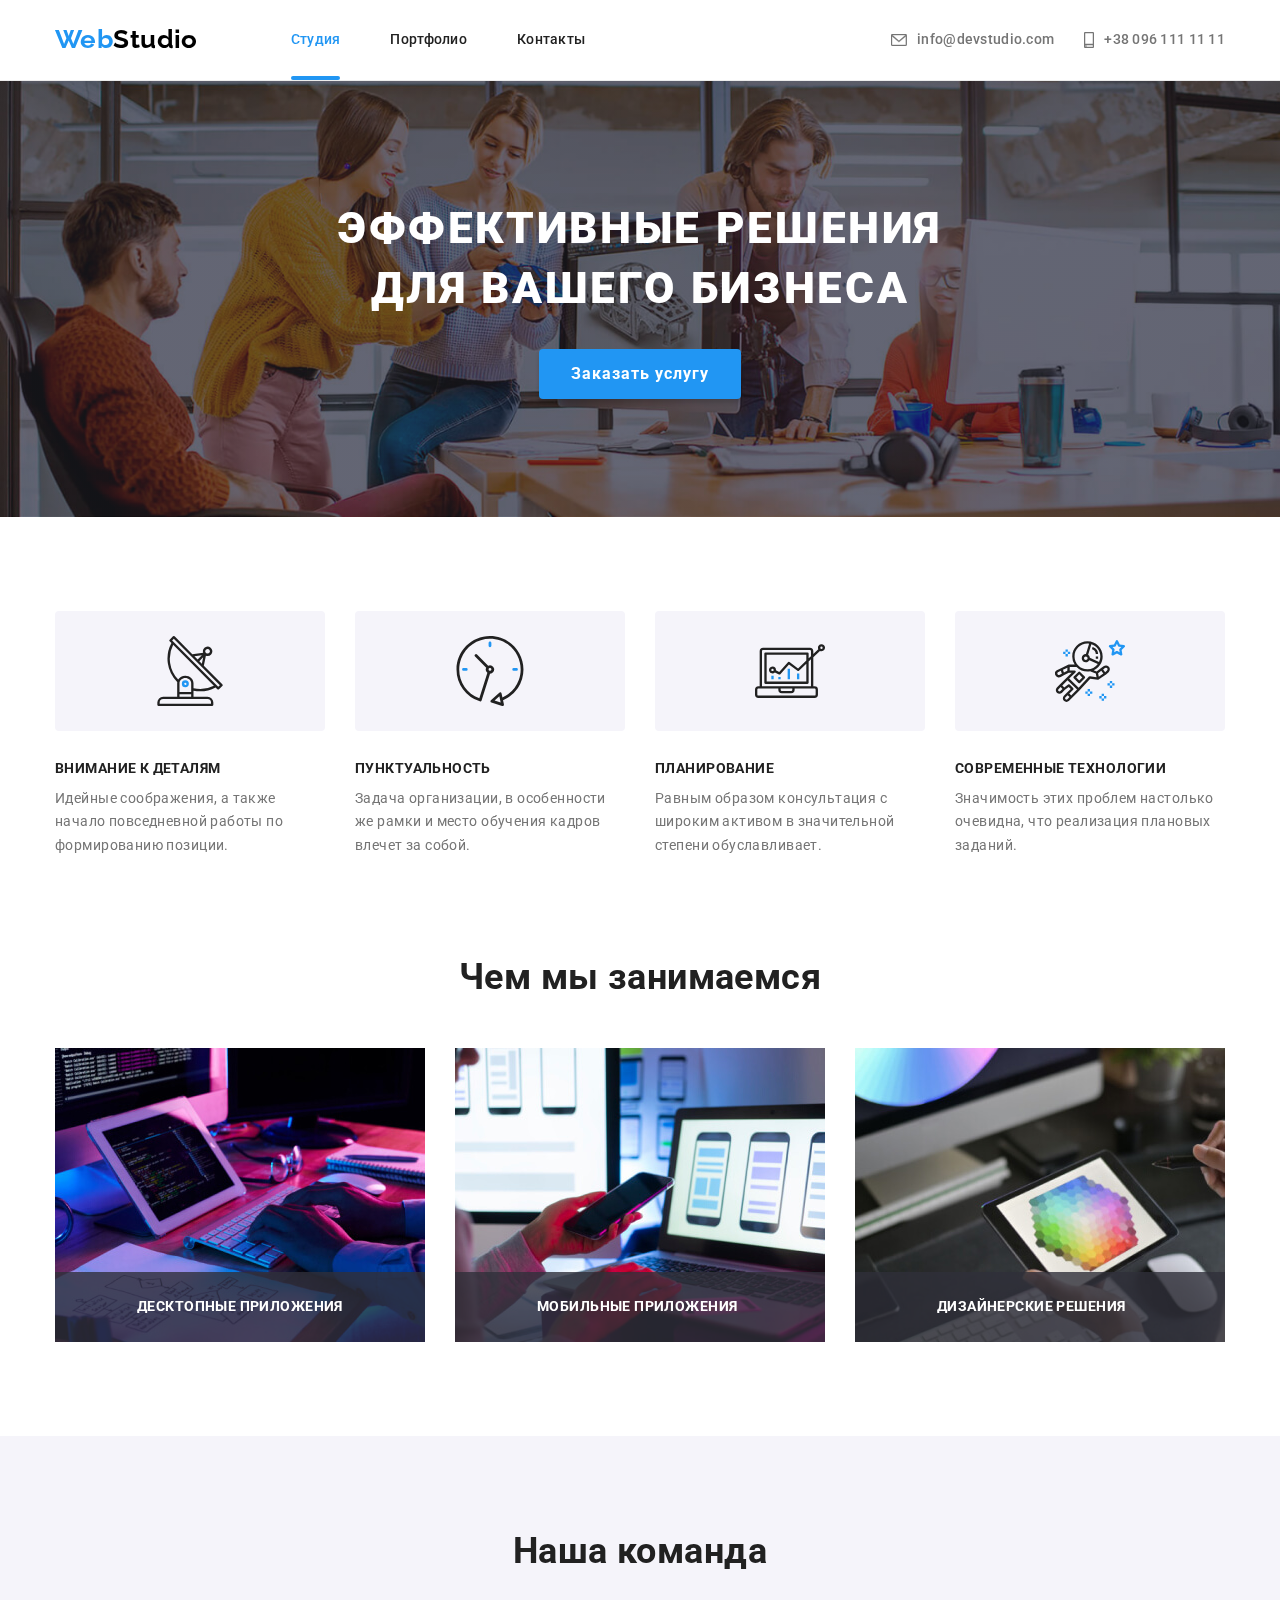
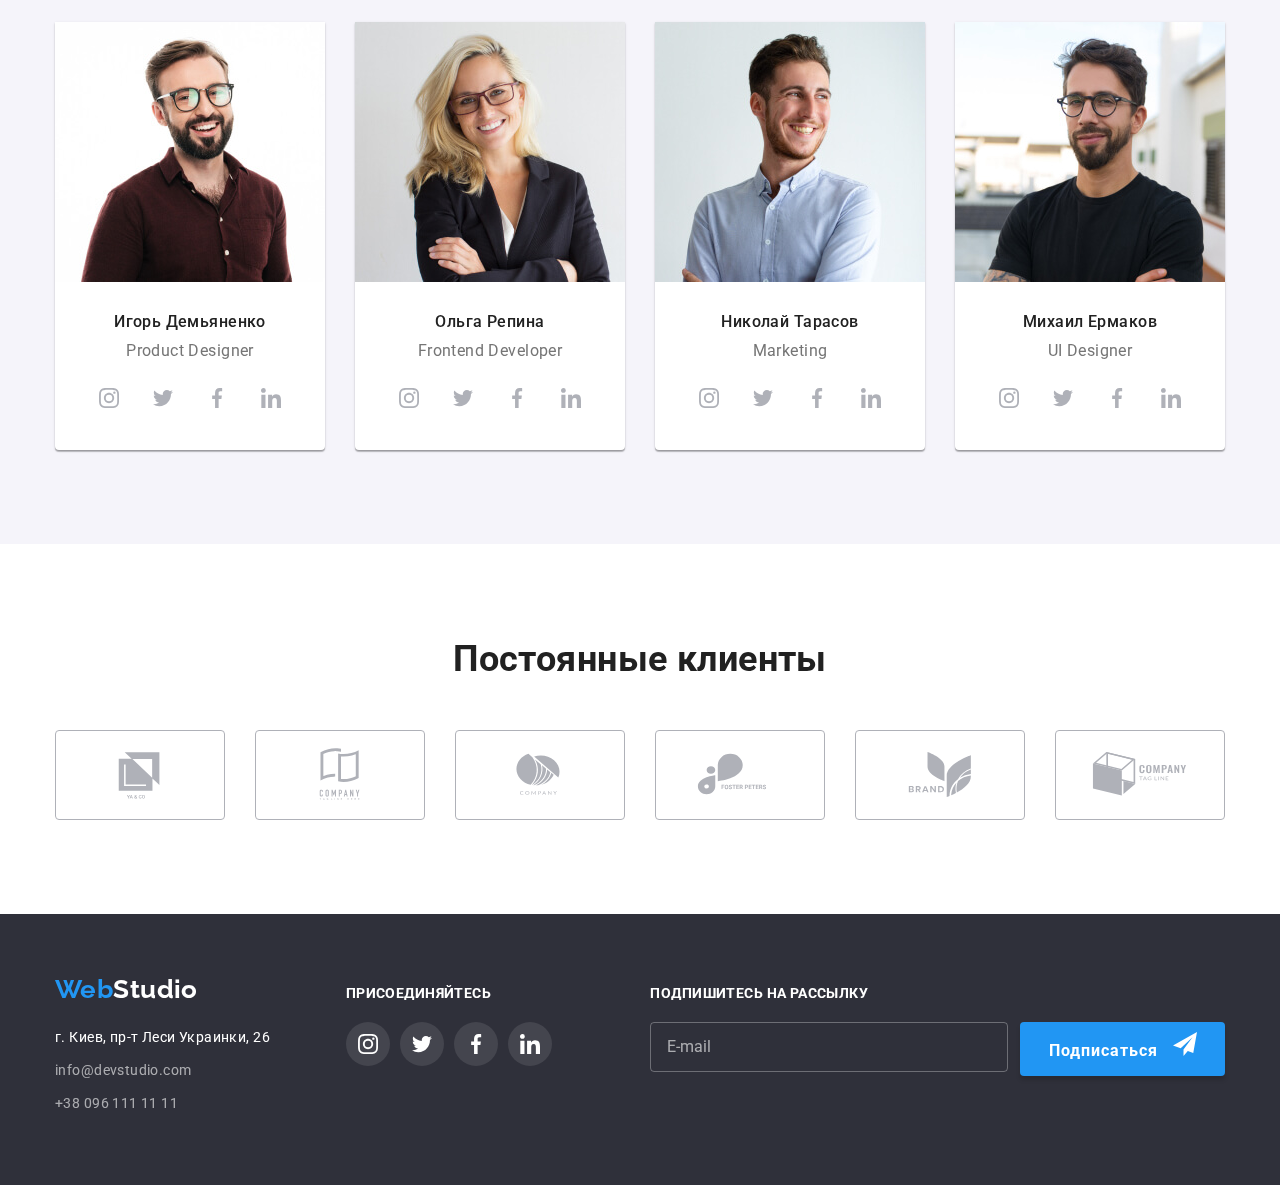
<file: index.html>
<!DOCTYPE html>
<html lang="ru">
  <head>
    <meta charset="UTF-8" />
    <meta http-equiv="X-UA-Compatible" content="IE=edge" />
    <meta name="viewport" content="width=device-width, initial-scale=1.0" />
    <title>Web-Studio</title>
    <link rel="preconnect" href="https://fonts.gstatic.com" />
    <link
      href="https://fonts.googleapis.com/css2?family=Raleway:wght@700&family=Roboto:wght@400;500;700;900&display=swap"
      rel="stylesheet"
    />
    <link
      rel="stylesheet"
      href="https://cdnjs.cloudflare.com/ajax/libs/modern-normalize/1.0.0/modern-normalize.min.css"
    />
    <link rel="stylesheet" href="./css/main.min.css" />
  </head>

  <body>
    <header class="page-header page page__page-header">
      <div class="container page-header__container">
        <nav class="nav">
          <a class="link-logo logo-accent logo" href="web-studio">
            <span class="logo-accent__label">Web</span>Studio
          </a>
          <ul class="menu list">
            <li class="menu__item">
              <a
                class="link menu__link sublist menu__sublist"
                href="./index.html"
                >Студия</a
              >
            </li>
            <li class="menu__item">
              <a class="link menu__link" href="./portfolio.html">Портфолио</a>
            </li>
            <li class="menu__item">
              <a class="link menu__link" href="contacts">Контакты</a>
            </li>
          </ul>
        </nav>
        <ul class="list contacts-header">
          <li class="contacts-header__item">
            <a
              class="link contacts-header__link"
              href="mailto:info@devstudio.com"
            >
              <svg
                class="contacts-header__icon icon-envelope"
                width="16"
                height="12"
              >
                <use href="./images/icons/symbol-defs.svg#icon-envelope"></use>
              </svg>
              info@devstudio.com
            </a>
          </li>
          <li class="contacts-header__item">
            <a
              class="
                link
                contacts-header__link
                sublink
                contacts-header__sublink
              "
              href="tel:+380961111111"
            >
              <svg
                class="contacts-header__icon icon-smartphone"
                width="10"
                height="16"
              >
                <use
                  href="./images/icons/symbol-defs.svg#icon-smartphone"
                ></use>
              </svg>
              +38 096 111 11 11</a
            >
          </li>
        </ul>
        <button type="button" class="mobile-menu__btn" data-menu-button>
          <svg class="menu-btn__icon" width="40" height="40">
            <use
              class="menu-btn__icon-close"
              href="./images/icons/symbol-defs.svg#icon-close"
            ></use>
            <use
              class="menu-btn__icon-menu"
              href="./images/icons/symbol-defs.svg#icon-menu"
            ></use>
          </svg>
        </button>
      </div>
    </header>

    <div class="mobile-menu" data-menu>
      <div class="container">
        <ul class="mobile-menu__list list">
          <li class="mobile-menu__item">
            <a
              class="link mobile-menu__link sublist mobile-menu__sublist"
              href="./index.html"
              >Студия</a
            >
          </li>
          <li class="mobile-menu__item">
            <a class="link mobile-menu__link" href="./portfolio.html"
              >Портфолио</a
            >
          </li>
          <li class="mobile-menu__item">
            <a class="link mobile-menu__link" href="contacts">Контакты</a>
          </li>
        </ul>

        <ul class="list mobile-menu__contacts">
          <li class="mobile-menu__contacts-item">
            <a
              class="
                link
                mobile-menu__contacts-link
                sublink
                mobile-menu__sublink
              "
              href="tel:+380961111111"
            >
              +38 096 111 11 11</a
            >
          </li>
          <li class="mobile-menu__contacts-item">
            <a
              class="link mobile-menu__contacts-link"
              href="mailto:info@devstudio.com"
            >
              info@devstudio.com
            </a>
          </li>
        </ul>

        <ul class="list mobile-menu__set">
          <li class="mobile-menu__set-item">
            <a
              class="link mobile-menu__set-link"
              href="https://www.instagram.com/"
              target="_blank"
              rel="noopener noreferrer"
              >Instagram</a
            >
          </li>
          <li class="mobile-menu__set-item">
            <a
              class="link mobile-menu__set-link"
              href="https://www.twitter.com/"
              target="_blank"
              rel="noopener noreferrer"
              >Twitter</a
            >
          </li>
          <li class="mobile-menu__set-item">
            <a
              class="link mobile-menu__set-link"
              href="https://www.facebook.com/"
              target="_blank"
              rel="noopener noreferrer"
              >Facebook</a
            >
          </li>
          <li class="mobile-menu__set-item">
            <a
              class="link mobile-menu__set-link"
              href="https://www.linkedins.com"
              target="_blank"
              rel="noopener noreferrer"
              >Linkedin</a
            >
          </li>
        </ul>
      </div>
    </div>

    <main>
      <section
        class="
          block
          section-hero
          block__section-hero
          section-hero--dark-background
        "
      >
        <div class="container">
          <h1 class="page-title">Эффективные решения для вашего бизнеса</h1>
          <div class="section-hero__center-button">
            <button class="btn" type="button" data-modal-open>
              Заказать услугу
            </button>
          </div>
        </div>
      </section>

      <section class="block advantage-section block__advantage-section">
        <div class="container">
          <h2 class="visually-hidden">Особенности</h2>

          <ul class="list card-set">
            <li class="card-set__item card-set--size">
              <div class="card-set__feature">
                <svg class="card-set__icon" width="70" height="70">
                  <use href="./images/icons/symbol-defs.svg#icon-antenna"></use>
                </svg>
              </div>

              <h3 class="card-set__title">Внимание к деталям</h3>
              <p class="card-set__text">
                Идейные соображения, а также начало повседневной работы по
                формированию позиции.
              </p>
            </li>
            <li class="card-set__item card-set--size">
              <div class="card-set__feature">
                <svg class="card-set__icon" width="70" height="70">
                  <use href="./images/icons/symbol-defs.svg#icon-clock"></use>
                </svg>
              </div>
              <h3 class="card-set__title">Пунктуальность</h3>
              <p class="card-set__text">
                Задача организации, в особенности же рамки и место обучения
                кадров влечет за собой.
              </p>
            </li>
            <li class="card-set__item card-set--size">
              <div class="card-set__feature">
                <svg class="card-set__icon" width="70" height="70">
                  <use href="./images/icons/symbol-defs.svg#icon-diagram"></use>
                </svg>
              </div>
              <h3 class="card-set__title">Планирование</h3>
              <p class="card-set__text">
                Равным образом консультация с широким активом в значительной
                степени обуславливает.
              </p>
            </li>
            <li class="card-set__item card-set--size">
              <div class="card-set__feature">
                <svg class="card-set__icon" width="70" height="70">
                  <use
                    href="./images/icons/symbol-defs.svg#icon-astronaut"
                  ></use>
                </svg>
              </div>
              <h3 class="card-set__title">Современные технологии</h3>
              <p class="card-set__text">
                Значимость этих проблем настолько очевидна, что реализация
                плановых заданий.
              </p>
            </li>
          </ul>
        </div>
      </section>

      <section class="block our-works block__our-works">
        <div class="container">
          <h2 class="section-title">Чем мы занимаемся</h2>
          <ul class="list card-set">
            <li class="card-set__item card-set--size-other">
              <div class="card-set__work-thumb">
                <picture>
                  <source
                    srcset="
                      ./images/Photo-WebStudio/desktop/what-we-do/box1_desk.jpg    1x,
                      ./images/Photo-WebStudio/desktop/what-we-do/box1@2x_desk.jpg 2x
                    "
                    media="(min-width: 1200px)"
                    type="image/jpeg"
                  />
                  <img
                    src="./images/Photo-WebStudio/desktop/what-we-do/box1_desk.jpg"
                    width="370"
                    height="294"
                    alt="Наполнение веб-страницы контентом"
                  />
                </picture>

                <div class="work-set card-set__work-set">
                  <p class="work-set__text">Десктопные приложения</p>
                </div>
              </div>
            </li>
            <li class="card-set__item card-set--size-other">
              <div class="card-set__work-thumb">
                <picture>
                  <source
                    srcset="
                      ./images/Photo-WebStudio/desktop/what-we-do/box-2_desk.jpg    1x,
                      ./images/Photo-WebStudio/desktop/what-we-do/box-2@2x_desk.jpg 2x
                    "
                    media="(min-width: 1200px)"
                    type="image/jpeg"
                  />
                  <img
                    src="./images/Photo-WebStudio/desktop/what-we-do/box-2_desk.jpg"
                    width="370"
                    height="294"
                    alt="Оформления стилей"
                  />
                </picture>

                <div class="work-set card-set__work-set">
                  <p class="work-set__text">Мобильные приложения</p>
                </div>
              </div>
            </li>
            <li class="card-set__item card-set--size-other">
              <div class="card-set__work-thumb">
                <picture>
                  <source
                    srcset="
                      ./images/Photo-WebStudio/desktop/what-we-do/box-3_desk.jpg    1x,
                      ./images/Photo-WebStudio/desktop/what-we-do/box-3@2x_desk.jpg 2x
                    "
                    media="(min-width: 1200px)"
                    type="image/jpeg"
                  />
                  <img
                    src="./images/Photo-WebStudio/desktop/what-we-do/box-3_desk.jpg"
                    width="370"
                    height="294"
                    alt="Дизайн"
                  />
                </picture>

                <div class="work-set card-set__work-set">
                  <p class="work-set__text">Дизайнерские решения</p>
                </div>
              </div>
            </li>
          </ul>
        </div>
      </section>

      <section
        class="block team-section block__team-section team-section--color"
      >
        <div class="container">
          <h2 class="section-title">Наша команда</h2>
          <ul class="list card-set">
            <li class="card-set__item card-set--size team-wrapper">
              <picture>
                <source
                  srcset="
                    ./images/Photo-WebStudio/desktop/team/ourteam-1_desk.jpg    1x,
                    ./images/Photo-WebStudio/desktop/team/ourteam-1@2x_desk.jpg 2x
                  "
                  media="(min-width: 1200px)"
                  type="image/jpeg"
                />
                <source
                  srcset="
                    ./images/Photo-WebStudio/tablet/team/ourteam-1_tablet.jpg    1x,
                    ./images/Photo-WebStudio/tablet/team/ourteam-1@2x_tablet.jpg 2x
                  "
                  media="(min-width: 768px)"
                  type="image/jpeg"
                />
                <source
                  srcset="
                    ./images/Photo-WebStudio/mobile/team/outeam-1_mobile.jpg     1x,
                    ./images/Photo-WebStudio/mobile/team/ourteam-1@2x_mobile.jpg 2x
                  "
                  media="(max-width: 767.98px)"
                  type="image/jpeg"
                />
                <img
                  src="./images/Photo-WebStudio/mobile/team/outeam-1_mobile.jpg"
                  width="450"
                  height="460"
                  alt="Дизайнер продукта"
                />
              </picture>

              <div class="block-name card-set__block-name">
                <h3 class="block-name__title">Игорь Демьяненко</h3>
                <p class="block-name__text" lang="en">Product Designer</p>
              </div>
              <ul class="list social-icons">
                <li class="social-icons__item">
                  <a
                    href=""
                    class="social-icons__link"
                    target="_blank"
                    rel="noopener noreferrer"
                  >
                    <svg class="social-icons__svg" width="20" height="20">
                      <use
                        href="./images/icons/symbol-defs.svg#icon-instagram"
                      ></use>
                    </svg>
                  </a>
                </li>
                <li class="social-icons__item">
                  <a
                    href=""
                    class="social-icons__link"
                    target="_blank"
                    rel="noopener noreferrer"
                  >
                    <svg class="social-icons__svg" width="20" height="20">
                      <use
                        href="./images/icons/symbol-defs.svg#icon-twitter"
                      ></use>
                    </svg>
                  </a>
                </li>
                <li class="social-icons__item">
                  <a
                    href=""
                    class="social-icons__link"
                    target="_blank"
                    rel="noopener noreferrer"
                  >
                    <svg class="social-icons__svg" width="20" height="20">
                      <use
                        href="./images/icons/symbol-defs.svg#icon-facebook"
                      ></use>
                    </svg>
                  </a>
                </li>
                <li class="social-icons__item">
                  <a
                    href=""
                    class="social-icons__link"
                    target="_blank"
                    rel="noopener noreferrer"
                  >
                    <svg class="social-icons__svg" width="20" height="20">
                      <use
                        href="./images/icons/symbol-defs.svg#icon-linkedin"
                      ></use>
                    </svg>
                  </a>
                </li>
              </ul>
            </li>
            <li class="card-set__item card-set--size team-wrapper">
              <picture>
                <source
                  srcset="
                    ./images/Photo-WebStudio/desktop/team/ourteam-2_desk.jpg    1x,
                    ./images/Photo-WebStudio/desktop/team/ourteam-2@2x_desk.jpg 2x
                  "
                  media="(min-width: 1200px)"
                  type="image/jpeg"
                />
                <source
                  srcset="
                    ./images/Photo-WebStudio/tablet/team/ourteam-2_tablet.jpg    1x,
                    ./images/Photo-WebStudio/tablet/team/ourteam-2@2x_tablet.jpg 2x
                  "
                  media="(min-width: 768px)"
                  type="image/jpeg"
                />
                <source
                  srcset="
                    ./images/Photo-WebStudio/mobile/team/ourteam-2_mobile.jpg    1x,
                    ./images/Photo-WebStudio/mobile/team/ourteam-2@2x_mobile.jpg 2x
                  "
                  media="(max-width: 767.98px)"
                  type="image/jpeg"
                />
                <img
                  src="./images/Photo-WebStudio/mobile/team/ourteam-2_mobile.jpg"
                  width="450"
                  height="460"
                  alt="Внешний разработчик"
                />
              </picture>

              <div class="block-name card-set__block-name">
                <h3 class="block-name__title">Ольга Репина</h3>
                <p class="block-name__text" lang="en">Frontend Developer</p>
              </div>
              <ul class="list social-icons">
                <li class="social-icons__item">
                  <a
                    href=""
                    class="social-icons__link"
                    target="_blank"
                    rel="noopener noreferrer"
                  >
                    <svg class="social-icons__svg" width="20" height="20">
                      <use
                        href="./images/icons/symbol-defs.svg#icon-instagram"
                      ></use>
                    </svg>
                  </a>
                </li>
                <li class="social-icons__item">
                  <a
                    href=""
                    class="social-icons__link"
                    target="_blank"
                    rel="noopener noreferrer"
                  >
                    <svg class="social-icons__svg" width="20" height="20">
                      <use
                        href="./images/icons/symbol-defs.svg#icon-twitter"
                      ></use>
                    </svg>
                  </a>
                </li>
                <li class="social-icons__item">
                  <a
                    href=""
                    class="social-icons__link"
                    target="_blank"
                    rel="noopener noreferrer"
                  >
                    <svg class="social-icons__svg" width="20" height="20">
                      <use
                        href="./images/icons/symbol-defs.svg#icon-facebook"
                      ></use>
                    </svg>
                  </a>
                </li>
                <li class="social-icons__item">
                  <a
                    href=""
                    class="social-icons__link"
                    target="_blank"
                    rel="noopener noreferrer"
                  >
                    <svg class="social-icons__svg" width="20" height="20">
                      <use
                        href="./images/icons/symbol-defs.svg#icon-linkedin"
                      ></use>
                    </svg>
                  </a>
                </li>
              </ul>
            </li>
            <li class="card-set__item card-set--size team-wrapper">
              <picture>
                <source
                  srcset="
                    ./images/Photo-WebStudio/desktop/team/ourteam-3_desk.jpg    1x,
                    ./images/Photo-WebStudio/desktop/team/ourteam-3@2x_desk.jpg 2x
                  "
                  media="(min-width: 1200px)"
                  type="image/jpeg"
                />
                <source
                  srcset="
                    ./images/Photo-WebStudio/tablet/team/ourteam-3_tablet.jpg    1x,
                    ./images/Photo-WebStudio/tablet/team/ourteam-3@2x_tablet.jpg 2x
                  "
                  media="(min-width: 768px)"
                  type="image/jpeg"
                />
                <source
                  srcset="
                    ./images/Photo-WebStudio/mobile/team/ourteam-3_mobile.jpg    1x,
                    ./images/Photo-WebStudio/mobile/team/ourteam-3@2x_mobile.jpg 2x
                  "
                  media="(max-width: 767.98px)"
                  type="image/jpeg"
                />
                <img
                  src="./images/Photo-WebStudio/mobile/team/ourteam-3_mobile.jpg"
                  width="450"
                  height="460"
                  alt="Маркетолог"
                />
              </picture>

              <div class="block-name card-set__block-name">
                <h3 class="block-name__title">Николай Тарасов</h3>
                <p class="block-name__text" lang="en">Marketing</p>
              </div>
              <ul class="list social-icons">
                <li class="social-icons__item">
                  <a
                    href=""
                    class="social-icons__link"
                    target="_blank"
                    rel="noopener noreferrer"
                  >
                    <svg class="social-icons__svg" width="20" height="20">
                      <use
                        href="./images/icons/symbol-defs.svg#icon-instagram"
                      ></use>
                    </svg>
                  </a>
                </li>
                <li class="social-icons__item">
                  <a
                    href=""
                    class="social-icons__link"
                    target="_blank"
                    rel="noopener noreferrer"
                  >
                    <svg class="social-icons__svg" width="20" height="20">
                      <use
                        href="./images/icons/symbol-defs.svg#icon-twitter"
                      ></use>
                    </svg>
                  </a>
                </li>
                <li class="social-icons__item">
                  <a
                    href=""
                    class="social-icons__link"
                    target="_blank"
                    rel="noopener noreferrer"
                  >
                    <svg class="social-icons__svg" width="20" height="20">
                      <use
                        href="./images/icons/symbol-defs.svg#icon-facebook"
                      ></use>
                    </svg>
                  </a>
                </li>
                <li class="social-icons__item">
                  <a
                    href=""
                    class="social-icons__link"
                    target="_blank"
                    rel="noopener noreferrer"
                  >
                    <svg class="social-icons__svg" width="20" height="20">
                      <use
                        href="./images/icons/symbol-defs.svg#icon-linkedin"
                      ></use>
                    </svg>
                  </a>
                </li>
              </ul>
            </li>
            <li class="card-set__item card-set--size team-wrapper">
              <picture>
                <source
                  srcset="
                    ./images/Photo-WebStudio/desktop/team/ourteam-4_desk.jpg    1x,
                    ./images/Photo-WebStudio/desktop/team/ourteam-4@2x_desk.jpg 2x
                  "
                  media="(min-width: 1200px)"
                  type="image/jpeg"
                />
                <source
                  srcset="
                    ./images/Photo-WebStudio/tablet/team/ourteam-4_tablet.jpg    1x,
                    ./images/Photo-WebStudio/tablet/team/ourteam-4@2x_tablet.jpg 2x
                  "
                  media="(min-width: 768px)"
                  type="image/jpeg"
                />
                <source
                  srcset="
                    ./images/Photo-WebStudio/mobile/team/ourteam-4_mobile.jpg    1x,
                    ./images/Photo-WebStudio/mobile/team/ourteam-4@2x_mobile.jpg 2x
                  "
                  media="(max-width: 767.98px)"
                  type="image/jpeg"
                />
                <img
                  src="./images/Photo-WebStudio/mobile/team/ourteam-4_mobile.jpg"
                  width="450"
                  height="460"
                  alt="Дизайнер"
                />
              </picture>

              <div class="block-name card-set__block-name">
                <h3 class="block-name__title">Михаил Ермаков</h3>
                <p class="block-name__text" lang="en">UI Designer</p>
              </div>
              <ul class="list social-icons">
                <li class="social-icons__item">
                  <a
                    href=""
                    class="social-icons__link"
                    target="_blank"
                    rel="noopener noreferrer"
                  >
                    <svg class="social-icons__svg" width="20" height="20">
                      <use
                        href="./images/icons/symbol-defs.svg#icon-instagram"
                      ></use>
                    </svg>
                  </a>
                </li>
                <li class="social-icons__item">
                  <a
                    href=""
                    class="social-icons__link"
                    target="_blank"
                    rel="noopener noreferrer"
                  >
                    <svg class="social-icons__svg" width="20" height="20">
                      <use
                        href="./images/icons/symbol-defs.svg#icon-twitter"
                      ></use>
                    </svg>
                  </a>
                </li>
                <li class="social-icons__item">
                  <a
                    href=""
                    class="social-icons__link"
                    target="_blank"
                    rel="noopener noreferrer"
                  >
                    <svg class="social-icons__svg" width="20" height="20">
                      <use
                        href="./images/icons/symbol-defs.svg#icon-facebook"
                      ></use>
                    </svg>
                  </a>
                </li>
                <li class="social-icons__item">
                  <a
                    href=""
                    class="social-icons__link"
                    target="_blank"
                    rel="noopener noreferrer"
                  >
                    <svg class="social-icons__svg" width="20" height="20">
                      <use
                        href="./images/icons/symbol-defs.svg#icon-linkedin"
                      ></use>
                    </svg>
                  </a>
                </li>
              </ul>
            </li>
          </ul>
        </div>
      </section>

      <section class="block clients-section block__clients-section">
        <div class="container">
          <h2 class="section-title">Постоянные клиенты</h2>
          <ul class="list clients-icons">
            <li class="clients-icons__item">
              <a
                href=""
                class="clients-icons__link"
                target="_blank"
                rel="noopener noreferrer"
              >
                <svg class="clients-icons__svg" width="106" height="60">
                  <use href="./images/icons/symbol-defs.svg#icon-logo"></use>
                </svg>
              </a>
            </li>
            <li class="clients-icons__item">
              <a
                href=""
                class="clients-icons__link"
                target="_blank"
                rel="noopener noreferrer"
              >
                <svg class="clients-icons__svg" width="106" height="60">
                  <use href="./images/icons/symbol-defs.svg#icon-logo1"></use>
                </svg>
              </a>
            </li>
            <li class="clients-icons__item">
              <a
                href=""
                class="clients-icons__link"
                target="_blank"
                rel="noopener noreferrer"
              >
                <svg class="clients-icons__svg" width="106" height="60">
                  <use href="./images/icons/symbol-defs.svg#icon-logo2"></use>
                </svg>
              </a>
            </li>
            <li class="clients-icons__item">
              <a
                href=""
                class="clients-icons__link"
                target="_blank"
                rel="noopener noreferrer"
              >
                <svg class="clients-icons__svg" width="106" height="60">
                  <use href="./images/icons/symbol-defs.svg#icon-logo3"></use>
                </svg>
              </a>
            </li>
            <li class="clients-icons__item">
              <a
                href=""
                class="clients-icons__link"
                target="_blank"
                rel="noopener noreferrer"
              >
                <svg class="clients-icons__svg" width="106" height="60">
                  <use href="./images/icons/symbol-defs.svg#icon-logo4"></use>
                </svg>
              </a>
            </li>
            <li class="clients-icons__item">
              <a
                href=""
                class="clients-icons__link"
                target="_blank"
                rel="noopener noreferrer"
              >
                <svg class="clients-icons__svg" width="106" height="60">
                  <use href="./images/icons/symbol-defs.svg#icon-logo5"></use>
                </svg>
              </a>
            </li>
          </ul>
        </div>
      </section>
    </main>

    <footer
      class="
        block
        footer-section
        block__footer-section
        footer-section--dark-background
      "
    >
      <div class="container container-list">
        <div class="footer-item footer-section__footer-item">
          <a
            class="link-logo logo-accent logo-accent--accent-color"
            href="web-studio"
          >
            <span class="logo-accent__label">Web</span>Studio
          </a>

          <address class="address">
            <ul class="list">
              <li class="address__item">
                <a
                  class="link address__link"
                  href="https://goo.gl/maps/19a7avuNTJ5x7kLF8"
                  target="_blank"
                  rel="noopener noreferrer"
                >
                  г. Киев, пр-т Леси Украинки, 26
                </a>
              </li>
              <li class="address__item">
                <a
                  class="link address__link address__link--accent-color"
                  href="mailto:info@devstudio.com"
                  >info@devstudio.com</a
                >
              </li>
              <li class="address__item">
                <a
                  class="link address__link address__link--accent-color"
                  href="tel:+380961111111"
                  >+38 096 111 11 11</a
                >
              </li>
            </ul>
          </address>
        </div>
        <div class="footer-social footer-section__footer-social">
          <h3 class="footer-social__title">Присоединяйтесь</h3>
          <ul class="list footer-social-icons">
            <li class="footer-social-icons__item">
              <a
                href=""
                class="footer-social-icons__link"
                target="_blank"
                rel="noopener noreferrer"
              >
                <svg class="footer-social-icons__svg" width="20" height="20">
                  <use
                    href="./images/icons/symbol-defs.svg#icon-instagram"
                  ></use>
                </svg>
              </a>
            </li>
            <li class="footer-social-icons__item">
              <a
                href=""
                class="footer-social-icons__link"
                target="_blank"
                rel="noopener noreferrer"
              >
                <svg class="footer-social-icons__svg" width="20" height="20">
                  <use href="./images/icons/symbol-defs.svg#icon-twitter"></use>
                </svg>
              </a>
            </li>
            <li class="footer-social-icons__item">
              <a
                href=""
                class="footer-social-icons__link"
                target="_blank"
                rel="noopener noreferrer"
              >
                <svg class="footer-social-icons__svg" width="20" height="20">
                  <use
                    href="./images/icons/symbol-defs.svg#icon-facebook"
                  ></use>
                </svg>
              </a>
            </li>
            <li class="footer-social-icons__item">
              <a
                href=""
                class="footer-social-icons__link"
                target="_blank"
                rel="noopener noreferrer"
              >
                <svg class="footer-social-icons__svg" width="20" height="20">
                  <use
                    href="./images/icons/symbol-defs.svg#icon-linkedin"
                  ></use>
                </svg>
              </a>
            </li>
          </ul>
        </div>
        <div class="footer-form">
          <h3 class="footer-form__title">Подпишитесь на рассылку</h3>
          <form class="contact-form">
            <div class="contact-form__wrap">
              <input
                type="email"
                name="user-email"
                class="contact-form__field"
                placeholder="E-mail"
                required
              />
              <div class="contact-form__subsection">
                <button type="submit" class="btn contact-form__button">
                  Подписаться
                  <svg class="contact-form__svg" width="24" height="24">
                    <use href="./images/icons/symbol-defs.svg#icon-send"></use>
                  </svg>
                </button>
              </div>
            </div>
          </form>
        </div>
      </div>
    </footer>

    <div class="backdrop is-hidden" data-modal>
      <div class="modal">
        <button class="modal__button" data-modal-close>
          <svg class="modal__svg">
            <use href="./images/icons/symbol-defs.svg#icon-vector"></use>
          </svg>
        </button>
        <p class="modal__text">Оставьте свои данные, мы вам перезвоним</p>
        <form class="form">
          <div class="form__field">
            <label for="name"> Имя </label>
            <div class="form__subsection">
              <input
                type="text"
                name="user-name"
                id="name"
                autofocus
                class="form__input"
              />
              <svg class="form__svg" width="18" height="18">
                <use
                  href="./images/icons/symbol-defs.svg#icon-person-black"
                ></use>
              </svg>
            </div>
          </div>
          <div class="form__field">
            <label for="user-number"> Телефон </label>
            <div class="form__subsection">
              <input
                type="tel"
                name="user-number"
                id="user-number"
                class="form__input"
              />
              <svg class="form__svg" width="18" height="18">
                <use
                  href="./images/icons/symbol-defs.svg#icon-phone-black"
                ></use>
              </svg>
            </div>
          </div>
          <div class="form__field">
            <label for="user-mail"> Почта </label>
            <div class="form__subsection">
              <input
                type="email"
                name="user-mail"
                id="user-mail"
                class="form__input"
              />
              <svg class="form__svg" width="18" height="18">
                <use
                  href="./images/icons/symbol-defs.svg#icon-email-black"
                ></use>
              </svg>
            </div>
          </div>
          <div class="form__textarea">
            <label for="file"> Комментарий </label>
            <textarea
              name="usser-message"
              placeholder="Введите текст"
              id="file"
              class="form__message"
            ></textarea>
          </div>
          <div class="form__checkbox">
            <input
              type="checkbox"
              name="user-checkbox"
              class="form__checkbox-field visually-hidden"
              id="checkbox"
            />
            <label class="form__checkbox-label" for="checkbox">
              Соглашаюсь с рассылкой и принимаю
              <a href="#" class="form__checkbox-link">Условия договора</a>
            </label>
          </div>
          <div class="form__confirmation">
            <button type="submit" class="btn form__button">Отправить</button>
          </div>
        </form>
      </div>
    </div>
    <script src="./js/modal.js"></script>
    <script src="./js/menu.js"></script>
  </body>
</html>
</file>
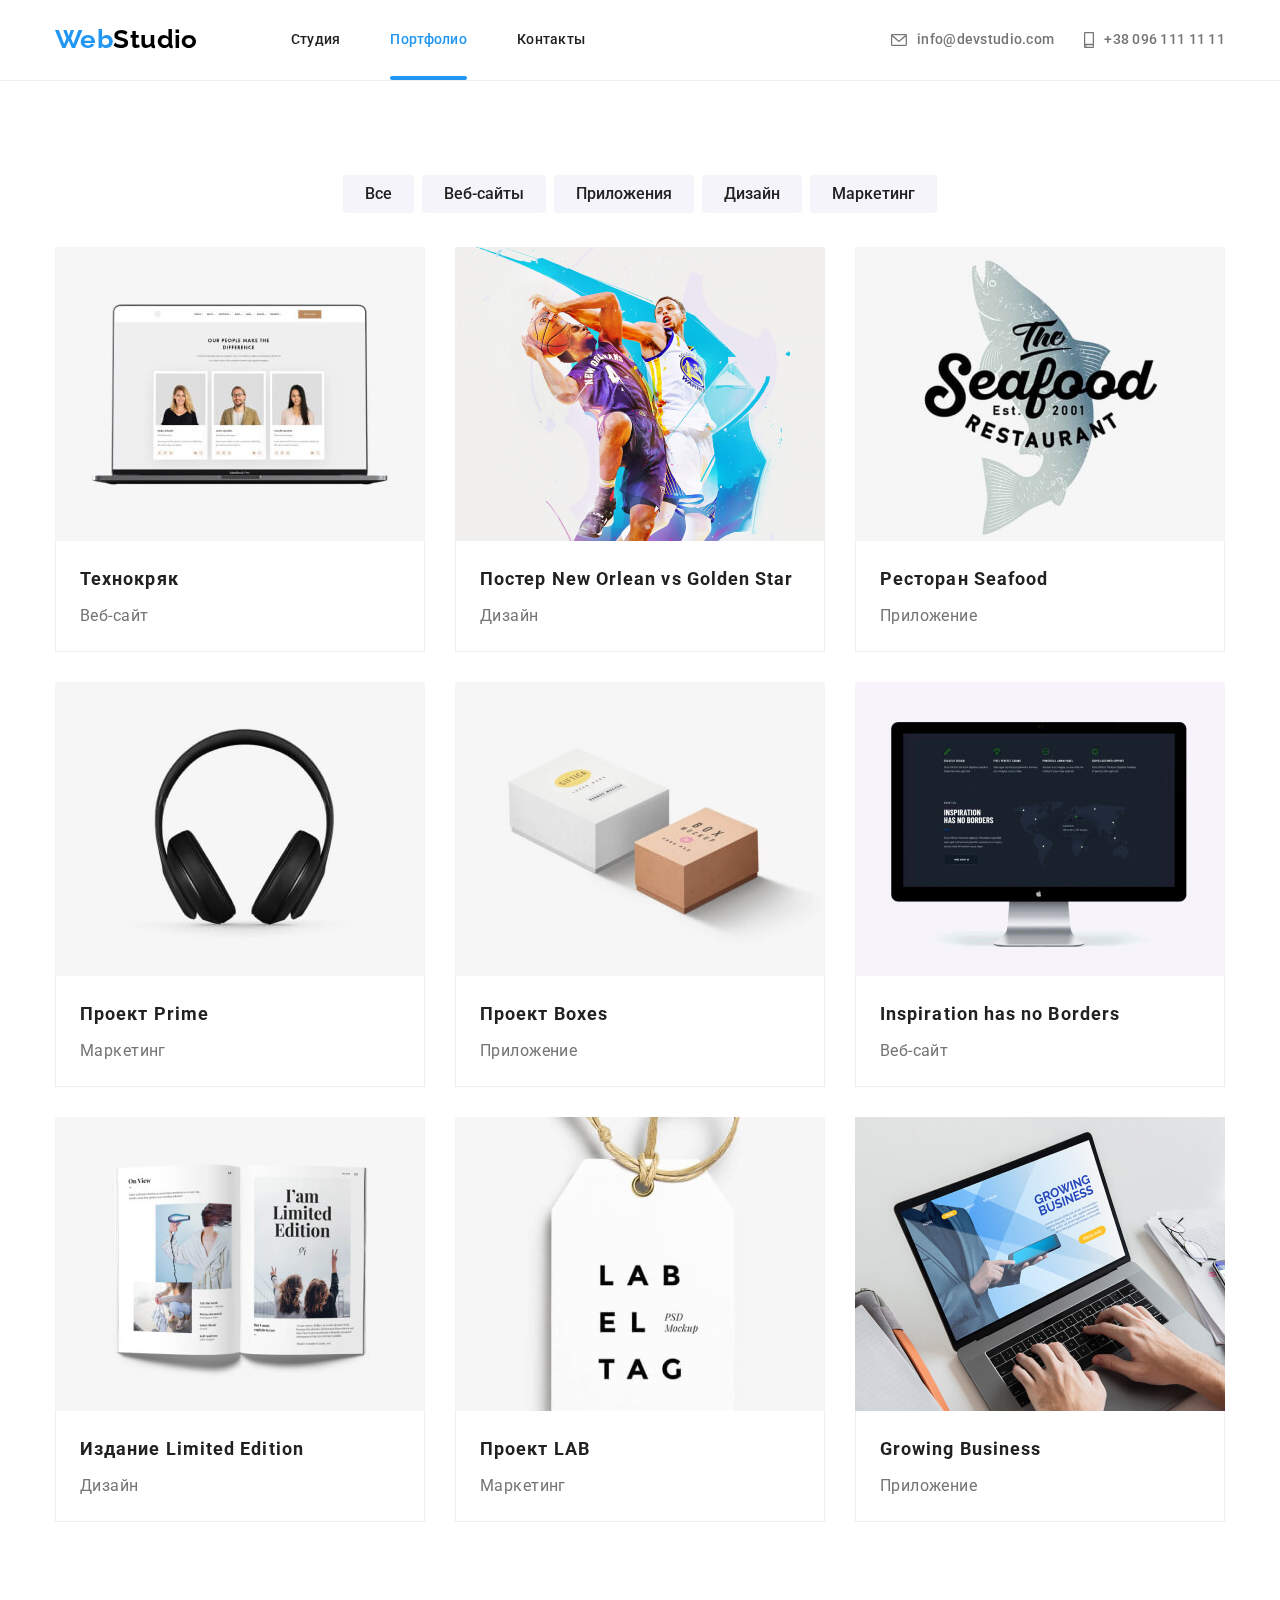
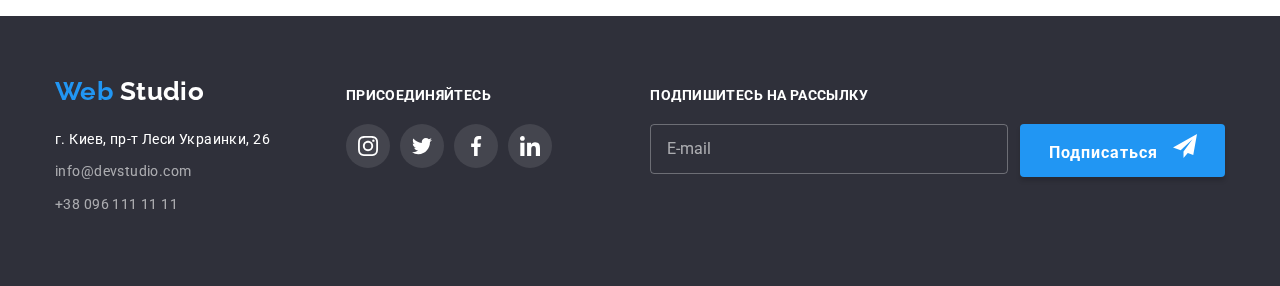
<file: portfolio.html>
<!DOCTYPE html>
<html lang="ru">
  <head>
    <meta charset="UTF-8" />
    <meta http-equiv="X-UA-Compatible" content="IE=edge" />
    <meta name="viewport" content="width=device-width, initial-scale=1.0" />
    <title>Portfolio</title>
    <link rel="preconnect" href="https://fonts.gstatic.com" />
    <link
      rel="stylesheet"
      href="https://fonts.googleapis.com/css2?family=Raleway:wght@700&family=Roboto:wght@400;500;700;900&display=swap"
    />
    <link
      rel="stylesheet"
      href="https://cdnjs.cloudflare.com/ajax/libs/modern-normalize/1.0.0/modern-normalize.min.css"
    />
    <link rel="stylesheet" href="./css/portfolio.min.css" />
  </head>

  <body>
    <header class="page-header page page__page-header">
      <div class="container page-header__container">
        <nav class="nav">
          <a class="logo-accent logo link-logo" href="web-studio">
            <span class="logo-accent__label">Web</span>Studio
          </a>
          <ul class="menu list">
            <li class="menu__item">
              <a class="link menu__link" href="./index.html">Студия</a>
            </li>
            <li class="menu__item">
              <a
                class="link menu__link sublist menu__sublist"
                href="./portfolio.html"
                >Портфолио</a
              >
            </li>
            <li class="menu__item">
              <a class="link menu__link" href="contacts">Контакты</a>
            </li>
          </ul>
        </nav>
        <ul class="list contacts-header">
          <li class="contacts-header__item">
            <a
              class="link contacts-header__link"
              href="mailto:info@devstudio.com"
            >
              <svg
                class="contacts-header__icon icon-envelope"
                width="16"
                height="12"
              >
                <use href="./images/icons/symbol-defs.svg#icon-envelope"></use>
              </svg>
              info@devstudio.com</a
            >
          </li>
          <li class="contacts-header__item">
            <a
              class="
                link
                contacts-header__link
                sublink
                contacts-header__sublink
              "
              href="tel:+380961111111"
            >
              <svg
                class="contacts-header__icon icon-smartphone"
                width="10"
                height="16"
              >
                <use
                  href="./images/icons/symbol-defs.svg#icon-smartphone"
                ></use>
              </svg>
              +38 096 111 11 11</a
            >
          </li>
        </ul>
        <button type="button" class="mobile-menu__btn" data-menu-button>
          <svg class="menu-btn__icon" width="40" height="40">
            <use
              class="menu-btn__icon-close"
              href="./images/icons/symbol-defs.svg#icon-close"
            ></use>
            <use
              class="menu-btn__icon-menu"
              href="./images/icons/symbol-defs.svg#icon-menu"
            ></use>
          </svg>
        </button>
      </div>
    </header>

    <div class="mobile-menu" data-menu>
      <div class="container">
        <ul class="mobile-menu__list list">
          <li class="mobile-menu__item">
            <a class="link mobile-menu__link" href="./index.html">Студия</a>
          </li>
          <li class="mobile-menu__item">
            <a
              class="link mobile-menu__link sublist mobile-menu__sublist"
              href="./portfolio.html"
              >Портфолио</a
            >
          </li>
          <li class="mobile-menu__item">
            <a class="link mobile-menu__link" href="contacts">Контакты</a>
          </li>
        </ul>

        <ul class="list mobile-menu__contacts">
          <li class="mobile-menu__contacts-item">
            <a
              class="
                link
                mobile-menu__contacts-link
                sublink
                mobile-menu__sublink
              "
              href="tel:+380961111111"
            >
              +38 096 111 11 11</a
            >
          </li>
          <li class="mobile-menu__contacts-item">
            <a
              class="link mobile-menu__contacts-link"
              href="mailto:info@devstudio.com"
            >
              info@devstudio.com
            </a>
          </li>
        </ul>

        <ul class="list mobile-menu__set">
          <li class="mobile-menu__set-item">
            <a
              class="link mobile-menu__set-link"
              href="https://www.instagram.com/"
              target="_blank"
              rel="noopener noreferrer"
              >Instagram</a
            >
          </li>
          <li class="mobile-menu__set-item">
            <a
              class="link mobile-menu__set-link"
              href="https://www.twitter.com/"
              target="_blank"
              rel="noopener noreferrer"
              >Twitter</a
            >
          </li>
          <li class="mobile-menu__set-item">
            <a
              class="link mobile-menu__set-link"
              href="https://www.facebook.com/"
              target="_blank"
              rel="noopener noreferrer"
              >Facebook</a
            >
          </li>
          <li class="mobile-menu__set-item">
            <a
              class="link mobile-menu__set-link"
              href="https://www.linkedins.com"
              target="_blank"
              rel="noopener noreferrer"
              >Linkedin</a
            >
          </li>
        </ul>
      </div>
    </div>

    <main>
      <section class="block portfolio-section block__portfolio-section">
        <div class="container">
          <h1 class="visually-hidden">Портфолио</h1>
          <ul class="list portfolio-list">
            <li class="portfolio-list__item">
              <button class="portfolio-list__button" type="button">Все</button>
            </li>
            <li class="portfolio-list__item">
              <button class="portfolio-list__button" type="button">
                Веб-сайты
              </button>
            </li>
            <li class="portfolio-list__item">
              <button class="portfolio-list__button" type="button">
                Приложения
              </button>
            </li>
            <li class="portfolio-list__item">
              <button class="portfolio-list__button" type="button">
                Дизайн
              </button>
            </li>
            <li class="portfolio-list__item">
              <button class="portfolio-list__button" type="button">
                Маркетинг
              </button>
            </li>
          </ul>

          <h2 class="visually-hidden">Наши работы</h2>
          <ul class="list works-set">
            <li class="works-set__item">
              <a href="" class="link works-set__link">
                <div class="works-set__card-img">
                  <picture>
                    <source
                      srcset="
                        ./images/Photo-WebStudio/desktop/portfolio/portfolio1_desk.jpg    1x,
                        ./images/Photo-WebStudio/desktop/portfolio/portfolio1@2x_desk.jpg 2x
                      "
                      media="(min-width: 1200px)"
                      type="image/jpeg"
                    />
                    <source
                      srcset="
                        ./images/Photo-WebStudio/tablet/portfolio/portfolio1_tablet.jpg    1x,
                        ./images/Photo-WebStudio/tablet/portfolio/portfolio1@2x_tablet.jpg 2x
                      "
                      media="(min-width: 768px)"
                      type="image/jpeg"
                    />
                    <source
                      srcset="
                        ./images/Photo-WebStudio/mobile/portfolio/portfolio1_mobile.jpg    1x,
                        ./images/Photo-WebStudio/mobile/portfolio/portfolio1@2x_mobile.jpg 2x
                      "
                      media="(max-width: 767.98px)"
                      type="image/jpeg"
                    />
                    <img
                      src="./images/Photo-WebStudio/mobile/portfolio/portfolio1_mobile.jpg"
                      width="450"
                      height="294"
                      alt="Веб-сайт"
                    />
                  </picture>

                  <div class="works-set__card-description">
                    <p class="works-set__card-description-text">
                      Технокряк это современная площадка распространения
                      коронавируса. Компании используют эту платформу для
                      цифрового шпионажа и атак на защищённые сервера
                      конкурентов.
                    </p>
                  </div>
                </div>

                <div class="works-set__subsection">
                  <h3 class="works-set__title">Технокряк</h3>
                  <p class="works-set__text">Веб-сайт</p>
                </div>
              </a>
            </li>

            <li class="works-set__item">
              <a href="" class="list link works-set__link">
                <div class="works-set__card-img">
                  <picture>
                    <source
                      srcset="
                        ./images/Photo-WebStudio/desktop/portfolio/portfolio2_desk.jpg    1x,
                        ./images/Photo-WebStudio/desktop/portfolio/portfolio2@2x_desk.jpg 2x
                      "
                      media="(min-width: 1200px)"
                      type="image/jpeg"
                    />
                    <source
                      srcset="
                        ./images/Photo-WebStudio/tablet/portfolio/portfolio2_tablet.jpg    1x,
                        ./images/Photo-WebStudio/tablet/portfolio/portfolio2@2x_tablet.jpg 2x
                      "
                      media="(min-width: 768px)"
                      type="image/jpeg"
                    />
                    <source
                      srcset="
                        ./images/Photo-WebStudio/mobile/portfolio/portfolio2_mobile.jpg    1x,
                        ./images/Photo-WebStudio/mobile/portfolio/portfolio2@2x_mobile.jpg 2x
                      "
                      media="(max-width: 767.98px)"
                      type="image/jpeg"
                    />
                    <img
                      src="./images/Photo-WebStudio/mobile/portfolio/portfolio2_mobile.jpg"
                      width="450"
                      height="294"
                      alt="Дизайн постера"
                    />
                  </picture>

                  <div class="works-set__card-description">
                    <p class="works-set__card-description-text">
                      Технокряк это современная площадка распространения
                      коронавируса. Компании используют эту платформу для
                      цифрового шпионажа и атак на защищённые сервера
                      конкурентов.
                    </p>
                  </div>
                </div>

                <div class="works-set__subsection">
                  <h3 class="works-set__title" lang="en">
                    Постер New Orlean vs Golden Star
                  </h3>
                  <p class="works-set__text">Дизайн</p>
                </div>
              </a>
            </li>
            <li class="works-set__item">
              <a href="" class="link works-set__link">
                <div class="works-set__card-img">
                  <picture>
                    <source
                      srcset="
                        ./images/Photo-WebStudio/desktop/portfolio/portfolio3_desk.jpg    1x,
                        ./images/Photo-WebStudio/desktop/portfolio/portfolio3@2x_desk.jpg 2x
                      "
                      media="(min-width: 1200px)"
                      type="image/jpeg"
                    />
                    <source
                      srcset="
                        ./images/Photo-WebStudio/tablet/portfolio/portfolio3_tablet.jpg    1x,
                        ./images/Photo-WebStudio/tablet/portfolio/portfolio3@2x_tablet.jpg 2x
                      "
                      media="(min-width: 768px)"
                      type="image/jpeg"
                    />
                    <source
                      srcset="
                        ./images/Photo-WebStudio/mobile/portfolio/portfolio3_mobile.jpg    1x,
                        ./images/Photo-WebStudio/mobile/portfolio/portfolio3@2x_mobile.jpg 2x
                      "
                      media="(max-width: 767.98px)"
                      type="image/jpeg"
                    />
                    <img
                      src="./images/Photo-WebStudio/mobile/portfolio/portfolio3_mobile.jpg"
                      width="450"
                      height="294"
                      alt="Приложение ресторана"
                    />
                  </picture>

                  <div class="works-set__card-description">
                    <p class="works-set__card-description-text">
                      Технокряк это современная площадка распространения
                      коронавируса. Компании используют эту платформу для
                      цифрового шпионажа и атак на защищённые сервера
                      конкурентов.
                    </p>
                  </div>
                </div>

                <div class="works-set__subsection">
                  <h3 class="works-set__title" lang="en">Ресторан Seafood</h3>
                  <p class="works-set__text">Приложение</p>
                </div>
              </a>
            </li>
            <li class="works-set__item">
              <a href="" class="link works-set__link">
                <div class="works-set__card-img">
                  <picture>
                    <source
                      srcset="
                        ./images/Photo-WebStudio/desktop/portfolio/portfolio4_desk.jpg    1x,
                        ./images/Photo-WebStudio/desktop/portfolio/portfolio4@2x_desk.jpg 2x
                      "
                      media="(min-width: 1200px)"
                      type="image/jpeg"
                    />
                    <source
                      srcset="
                        ./images/Photo-WebStudio/tablet/portfolio/portfolio4_tablet.jpg    1x,
                        ./images/Photo-WebStudio/tablet/portfolio/portfolio4@2x_tablet.jpg 2x
                      "
                      media="(min-width: 768px)"
                      type="image/jpeg"
                    />
                    <source
                      srcset="
                        ./images/Photo-WebStudio/mobile/portfolio/portfolio4_mobile.jpg    1x,
                        ./images/Photo-WebStudio/mobile/portfolio/portfolio4@2x_mobile.jpg 2x
                      "
                      media="(max-width: 767.98px)"
                      type="image/jpeg"
                    />
                    <img
                      src="./images/Photo-WebStudio/mobile/portfolio/portfolio4_mobile.jpg"
                      width="450"
                      height="294"
                      alt="Маркетинг проекта наушники"
                    />
                  </picture>

                  <div class="works-set__card-description">
                    <p class="works-set__card-description-text">
                      Технокряк это современная площадка распространения
                      коронавируса. Компании используют эту платформу для
                      цифрового шпионажа и атак на защищённые сервера
                      конкурентов.
                    </p>
                  </div>
                </div>

                <div class="works-set__subsection">
                  <h3 class="works-set__title" lang="en">Проект Prime</h3>
                  <p class="works-set__text">Маркетинг</p>
                </div>
              </a>
            </li>
            <li class="works-set__item">
              <a href="" class="link works-set__link">
                <div class="works-set__card-img">
                  <picture>
                    <source
                      srcset="
                        ./images/Photo-WebStudio/desktop/portfolio/portfolio5_desk.jpg    1x,
                        ./images/Photo-WebStudio/desktop/portfolio/portfolio5@2x_desk.jpg 2x
                      "
                      media="(min-width: 1200px)"
                      type="image/jpeg"
                    />
                    <source
                      srcset="
                        ./images/Photo-WebStudio/tablet/portfolio/portfolio5_tablet.jpg    1x,
                        ./images/Photo-WebStudio/tablet/portfolio/portfolio5@2x_tablet.jpg 2x
                      "
                      media="(min-width: 768px)"
                      type="image/jpeg"
                    />
                    <source
                      srcset="
                        ./images/Photo-WebStudio/mobile/portfolio/portfolio5_mobile.jpg    1x,
                        ./images/Photo-WebStudio/mobile/portfolio/portfolio5@2x_mobile.jpg 2x
                      "
                      media="(max-width: 767.98px)"
                      type="image/jpeg"
                    />
                    <img
                      src="./images/Photo-WebStudio/mobile/portfolio/portfolio5_mobile.jpg"
                      width="450"
                      height="294"
                      alt="Приложение проекта коробки"
                    />
                  </picture>

                  <div class="works-set__card-description">
                    <p class="works-set__card-description-text">
                      Технокряк это современная площадка распространения
                      коронавируса. Компании используют эту платформу для
                      цифрового шпионажа и атак на защищённые сервера
                      конкурентов.
                    </p>
                  </div>
                </div>

                <div class="works-set__subsection">
                  <h3 class="works-set__title" lang="en">Проект Boxes</h3>
                  <p class="works-set__text">Приложение</p>
                </div>
              </a>
            </li>
            <li class="works-set__item">
              <a href="" class="link works-set__link">
                <div class="works-set__card-img">
                  <picture>
                    <source
                      srcset="
                        ./images/Photo-WebStudio/desktop/portfolio/portfolio6_desk.jpg    1x,
                        ./images/Photo-WebStudio/desktop/portfolio/portfolio6@2x_desk.jpg 2x
                      "
                      media="(min-width: 1200px)"
                      type="image/jpeg"
                    />
                    <source
                      srcset="
                        ./images/Photo-WebStudio/tablet/portfolio/portfolio6_tablet.jpg    1x,
                        ./images/Photo-WebStudio/tablet/portfolio/portfolio6@2x_tablet.jpg 2x
                      "
                      media="(min-width: 768px)"
                      type="image/jpeg"
                    />
                    <source
                      srcset="
                        ./images/Photo-WebStudio/mobile/portfolio/portfolio6_mobile.jpg    1x,
                        ./images/Photo-WebStudio/mobile/portfolio/portfolio6@2x_mobile.jpg 2x
                      "
                      media="(max-width: 767.98px)"
                      type="image/jpeg"
                    />
                    <img
                      src="./images/Photo-WebStudio/mobile/portfolio/portfolio6_mobile.jpg"
                      width="450"
                      height="294"
                      alt="Веб-сайт вдохновения "
                    />
                  </picture>

                  <div class="works-set__card-description">
                    <p class="works-set__card-description-text">
                      Технокряк это современная площадка распространения
                      коронавируса. Компании используют эту платформу для
                      цифрового шпионажа и атак на защищённые сервера
                      конкурентов.
                    </p>
                  </div>
                </div>

                <div class="works-set__subsection">
                  <h3 class="works-set__title" lang="en">
                    Inspiration has no Borders
                  </h3>
                  <p class="works-set__text">Веб-сайт</p>
                </div>
              </a>
            </li>
            <li class="works-set__item">
              <a href="" class="link works-set__link">
                <div class="works-set__card-img">
                  <picture>
                    <source
                      srcset="
                        ./images/Photo-WebStudio/desktop/portfolio/portfolio7_desk.jpg    1x,
                        ./images/Photo-WebStudio/desktop/portfolio/portfolio7@2x_desk.jpg 2x
                      "
                      media="(min-width: 1200px)"
                      type="image/jpeg"
                    />
                    <source
                      srcset="
                        ./images/Photo-WebStudio/tablet/portfolio/portfolio7_tablet.jpg    1x,
                        ./images/Photo-WebStudio/tablet/portfolio/portfolio7@2x_tablet.jpg 2x
                      "
                      media="(min-width: 768px)"
                      type="image/jpeg"
                    />
                    <source
                      srcset="
                        ./images/Photo-WebStudio/mobile/portfolio/portfolio7_mobile.jpg    1x,
                        ./images/Photo-WebStudio/mobile/portfolio/portfolio7@2x_mobile.jpg 2x
                      "
                      media="(max-width: 767.98px)"
                      type="image/jpeg"
                    />
                    <img
                      src="./images/Photo-WebStudio/mobile/portfolio/portfolio7_mobile.jpg"
                      width="450"
                      height="294"
                      alt="Дизайн издания"
                    />
                  </picture>

                  <div class="works-set__card-description">
                    <p class="works-set__card-description-text">
                      Технокряк это современная площадка распространения
                      коронавируса. Компании используют эту платформу для
                      цифрового шпионажа и атак на защищённые сервера
                      конкурентов.
                    </p>
                  </div>
                </div>

                <div class="works-set__subsection">
                  <h3 class="works-set__title" lang="en">
                    Издание Limited Edition
                  </h3>
                  <p class="works-set__text">Дизайн</p>
                </div>
              </a>
            </li>
            <li class="works-set__item">
              <a href="" class="link works-set__link">
                <div class="works-set__card-img">
                  <picture>
                    <source
                      srcset="
                        ./images/Photo-WebStudio/desktop/portfolio/portfolio8_desk.jpg    1x,
                        ./images/Photo-WebStudio/desktop/portfolio/portfolio8@2x_desk.jpg 2x
                      "
                      media="(min-width: 1200px)"
                      type="image/jpeg"
                    />
                    <source
                      srcset="
                        ./images/Photo-WebStudio/tablet/portfolio/portfolio8_tablet.jpg    1x,
                        ./images/Photo-WebStudio/tablet/portfolio/portfolio8@2x_tablet.jpg 2x
                      "
                      media="(min-width: 768px)"
                      type="image/jpeg"
                    />
                    <source
                      srcset="
                        ./images/Photo-WebStudio/mobile/portfolio/portfolio8_mobile.jpg    1x,
                        ./images/Photo-WebStudio/mobile/portfolio/portfolio8@2x_mobile.jpg 2x
                      "
                      media="(max-width: 767.98px)"
                      type="image/jpeg"
                    />
                    <img
                      src="./images/Photo-WebStudio/mobile/portfolio/portfolio8_mobile.jpg"
                      width="450"
                      height="294"
                      alt="Маркетинг проекта лаб"
                    />
                  </picture>

                  <div class="works-set__card-description">
                    <p class="works-set__card-description-text">
                      Технокряк это современная площадка распространения
                      коронавируса. Компании используют эту платформу для
                      цифрового шпионажа и атак на защищённые сервера
                      конкурентов.
                    </p>
                  </div>
                </div>

                <div class="works-set__subsection">
                  <h3 class="works-set__title" lang="en">Проект LAB</h3>
                  <p class="works-set__text">Маркетинг</p>
                </div>
              </a>
            </li>
            <li class="works-set__item">
              <a href="" class="link works-set__link">
                <div class="works-set__card-img">
                  <picture>
                    <source
                      srcset="
                        ./images/Photo-WebStudio/desktop/portfolio/portfolio9_desk.jpg    1x,
                        ./images/Photo-WebStudio/desktop/portfolio/portfolio9@2x_desk.jpg 2x
                      "
                      media="(min-width: 1200px)"
                      type="image/jpeg"
                    />
                    <source
                      srcset="
                        ./images/Photo-WebStudio/tablet/portfolio/portfolio9_tablet.jpg    1x,
                        ./images/Photo-WebStudio/tablet/portfolio/portfolio9@2x_tablet.jpg 2x
                      "
                      media="(min-width: 768px)"
                      type="image/jpeg"
                    />
                    <source
                      srcset="
                        ./images/Photo-WebStudio/mobile/portfolio/portfolio9_mobile.jpg    1x,
                        ./images/Photo-WebStudio/mobile/portfolio/portfolio9@2x_mobile.jpg 2x
                      "
                      media="(max-width: 767.98px)"
                      type="image/jpeg"
                    />
                    <img
                      src="./images/Photo-WebStudio/mobile/portfolio/portfolio9_mobile.jpg"
                      width="450"
                      height="294"
                      alt="Приложение растущего бизнеса"
                    />
                  </picture>

                  <div class="works-set__card-description">
                    <p class="works-set__card-description-text">
                      Технокряк это современная площадка распространения
                      коронавируса. Компании используют эту платформу для
                      цифрового шпионажа и атак на защищённые сервера
                      конкурентов.
                    </p>
                  </div>
                </div>

                <div class="works-set__subsection">
                  <h3 class="works-set__title" lang="en">Growing Business</h3>
                  <p class="works-set__text">Приложение</p>
                </div>
              </a>
            </li>
          </ul>
        </div>
      </section>
    </main>

    <footer
      class="
        block
        footer-section
        block__footer-section
        footer-section--dark-background
      "
    >
      <div class="container container-list">
        <div class="footer-item footer-section__footer-item">
          <a
            class="link-logo logo-accent logo-accent--accent-color"
            href="web-studio"
          >
            <span class="logo-accent__label">Web</span> Studio
          </a>
          <address class="address">
            <ul class="list">
              <li class="address__item">
                <a
                  class="link address__link"
                  href="https://goo.gl/maps/19a7avuNTJ5x7kLF8"
                  target="_blank"
                  rel="noopener noreferrer"
                >
                  г. Киев, пр-т Леси Украинки, 26
                </a>
              </li>
              <li class="address__item">
                <a
                  class="link address__link address__link--accent-color"
                  href="mailto:info@devstudio.com"
                  >info@devstudio.com</a
                >
              </li>
              <li class="address__item">
                <a
                  class="link address__link address__link--accent-color"
                  href="tel:+380961111111"
                  >+38 096 111 11 11</a
                >
              </li>
            </ul>
          </address>
        </div>
        <div class="footer-social footer-section__footer-social">
          <h3 class="footer-social__title">Присоединяйтесь</h3>
          <ul class="list footer-social-icons">
            <li class="footer-social-icons__item">
              <a
                href=""
                class="footer-social-icons__link"
                target="_blank"
                rel="noopener noreferrer"
              >
                <svg class="footer-social-icons__svg" width="20" height="20">
                  <use
                    href="./images/icons/symbol-defs.svg#icon-instagram"
                  ></use>
                </svg>
              </a>
            </li>
            <li class="footer-social-icons__item">
              <a
                href=""
                class="footer-social-icons__link"
                target="_blank"
                rel="noopener noreferrer"
              >
                <svg class="footer-social-icons__svg" width="20" height="20">
                  <use href="./images/icons/symbol-defs.svg#icon-twitter"></use>
                </svg>
              </a>
            </li>
            <li class="footer-social-icons__item">
              <a
                href=""
                class="footer-social-icons__link"
                target="_blank"
                rel="noopener noreferrer"
              >
                <svg class="footer-social-icons__svg" width="20" height="20">
                  <use
                    href="./images/icons/symbol-defs.svg#icon-facebook"
                  ></use>
                </svg>
              </a>
            </li>
            <li class="footer-social-icons__item">
              <a
                href=""
                class="footer-social-icons__link"
                target="_blank"
                rel="noopener noreferrer"
              >
                <svg class="footer-social-icons__svg" width="20" height="20">
                  <use
                    href="./images/icons/symbol-defs.svg#icon-linkedin"
                  ></use>
                </svg>
              </a>
            </li>
          </ul>
        </div>
        <div class="footer-form">
          <h3 class="footer-form__title">Подпишитесь на рассылку</h3>
          <form class="contact-form">
            <div class="contact-form__wrap">
              <input
                type="email"
                name="user-email"
                class="contact-form__field"
                placeholder="E-mail"
                required
              />
              <div class="contact-form__subsection">
                <button type="submit" class="btn contact-form__button">
                  Подписаться
                  <svg class="contact-form__svg" width="24" height="24">
                    <use href="./images/icons/symbol-defs.svg#icon-send"></use>
                  </svg>
                </button>
              </div>
            </div>
          </form>
        </div>
      </div>
    </footer>
    <script src="./js/menu.js"></script>
  </body>
</html>
</file>
<file: css/main.min.css>
:root{--main-text-color: #757575;--title-color: #212121;--accent-color: #2196f3;--dark-bg-text: #ffffff;--accent-logo-color: #000000;--dark-background: #2f303a;--main-backgroud: #e5e5e5;--header-background: #ffffff;--second-background: #f5f4fa;--main-font: "Roboto", sans-serif;--logo-font: "Raleway", sans-serif}/*! modern-normalize v1.1.0 | MIT License | https://github.com/sindresorhus/modern-normalize */*,::before,::after{box-sizing:border-box}html{line-height:1.15;-webkit-text-size-adjust:100%;-moz-tab-size:4;tab-size:4}body{margin:0;font-family:system-ui,-apple-system,"Segoe UI",Roboto,Helvetica,Arial,sans-serif,"Apple Color Emoji","Segoe UI Emoji"}hr{height:0;color:inherit}abbr[title]{text-decoration:underline dotted}b,strong{font-weight:bolder}code,kbd,samp,pre{font-family:ui-monospace, SFMono-Regular, Consolas, "Liberation Mono", Menlo, monospace;font-size:1em}small{font-size:80%}sub,sup{font-size:75%;line-height:0;position:relative;vertical-align:baseline}sub{bottom:-0.25em}sup{top:-0.5em}table{text-indent:0;border-color:inherit}button,input,optgroup,select,textarea{font-family:inherit;font-size:100%;line-height:1.15;margin:0}button,select{text-transform:none}button,[type="button"],[type="reset"],[type="submit"]{-webkit-appearance:button}::-moz-focus-inner{border-style:none;padding:0}:-moz-focusring{outline:1px dotted ButtonText}:-moz-ui-invalid{box-shadow:none}legend{padding:0}progress{vertical-align:baseline}::-webkit-inner-spin-button,::-webkit-outer-spin-button{height:auto}[type="search"]{-webkit-appearance:textfield;outline-offset:-2px}::-webkit-search-decoration{-webkit-appearance:none}::-webkit-file-upload-button{-webkit-appearance:button;font:inherit}summary{display:list-item}html{box-sizing:border-box}*,*::before,*::after{box-sizing:inherit}body{font-family:var(--main-font);font-size:14px;line-height:1.71;letter-spacing:0.03em;color:var(--main-text-color)}img{display:block;width:100%;height:auto}h1,h2,h3,p{margin-top:0}.link{text-decoration:none;transition:color 250ms cubic-bezier(0.4, 0, 0.2, 1),background-color 250ms cubic-bezier(0.4, 0, 0.2, 1),box-shadow 250ms cubic-bezier(0.4, 0, 0.2, 1)}.link:hover,.link:focus{color:var(--accent-color)}.link-logo{text-decoration:none}.list{margin:0;padding-left:0;list-style:none}.visually-hidden{position:absolute !important;clip:rect(1px 1px 1px 1px);clip:rect(1px, 1px, 1px, 1px);padding:0 !important;border:0 !important;height:1px !important;width:1px !important;overflow:hidden}.container{width:100%;padding-left:15px;padding-right:15px}@media screen and (min-width: 480px){.container{max-width:480px;margin-left:auto;margin-right:auto}}@media screen and (min-width: 768px){.container{max-width:768px}}@media screen and (min-width: 1200px){.container{max-width:1200px}}.page-header__container{display:flex;justify-content:space-between}@media screen and (min-width: 768px){.page-header__container{display:flex;align-items:center}}.container-list{text-align:center}@media screen and (min-width: 768px){.container-list{display:flex;flex-wrap:wrap;justify-content:center}}@media screen and (min-width: 1200px){.container-list{display:flex;justify-content:space-between;align-items:baseline;text-align:left}}.card-set{display:flex;align-items:center;text-align:center;flex-wrap:wrap}@media screen and (min-width: 768px){.card-set{margin-left:-30px;margin-top:-30px}}.card-set__item{margin-top:30px}@media screen and (min-width: 768px){.card-set__item{margin-left:30px}}.card-set--size{flex-basis:100%;max-width:450px}@media screen and (min-width: 768px){.card-set--size{max-width:354px;flex-basis:calc((100% - 2 * 30px) / 2)}}@media screen and (min-width: 1200px){.card-set--size{flex-basis:calc((100% - 4 * 30px) / 4);max-width:270px}}.card-set__work-thumb{position:relative;display:flex;justify-content:center;align-items:center}.card-set__work-set{position:absolute;width:100%;height:70px;background-color:rgba(47,48,58,0.8);bottom:0;display:flex}.card-set--size-other{flex-basis:calc((100% - 3 * 30px) / 3)}.card-set__feature{margin-bottom:30px;text-align:center;max-width:450px;height:120px;background:#f5f4fa;border-radius:4px}@media screen and (min-width: 768px){.card-set__feature{width:354px}}@media screen and (min-width: 1200px){.card-set__feature{width:270px}}.card-set__icon{fill:currentColor;margin:25px 100px 25px 100px;text-align:center;width:70px;height:70px}.card-set__title{margin-bottom:10px;text-align:center;font-weight:bold;font-size:14px;line-height:1.14;text-transform:uppercase;color:var(--title-color)}@media screen and (min-width: 768px){.card-set__title{text-align:left}}.card-set__text{text-align:left;margin-bottom:0;line-height:1.71}@media screen and (min-width: 768px){.card-set__text{height:75px}}.card-set__block-name{padding:30px 30px 16px 30px}.work-set__text{margin:27px 82px 27px 82px;font-weight:700;line-height:1.14;text-align:center;text-transform:uppercase;color:#fff}.team-wrapper{text-align:center;background:var(--header-background);box-shadow:0px 1px 3px rgba(0,0,0,0.12),0px 1px 1px rgba(0,0,0,0.14),0px 2px 1px rgba(0,0,0,0.2);border-radius:0px 0px 4px 4px}.block{padding-top:60px;padding-bottom:60px}@media screen and (min-width: 1200px){.block{padding-top:94px;padding-bottom:94px}}.btn{padding:10px 32px;border-radius:4px;font-weight:bold;font-size:16px;line-height:1.87;align-items:center;text-align:center;letter-spacing:0.06em;cursor:pointer;color:var(--dark-bg-text);background-color:var(--accent-color);border:#2196f3;box-shadow:0px 4px 4px rgba(0,0,0,0.15);transition:color 250ms cubic-bezier(0.4, 0, 0.2, 1),background-color 250ms cubic-bezier(0.4, 0, 0.2, 1),box-shadow 250ms cubic-bezier(0.4, 0, 0.2, 1)}.btn:hover,.btn:focus{background-color:var(--accent-color)}.page-title{margin-bottom:30px;margin-left:auto;margin-right:auto;font-weight:900;font-size:26px;line-height:1.62;text-align:center;letter-spacing:0.06em;text-transform:uppercase;color:var(--dark-bg-text)}@media screen and (min-width: 768px){.page-title{width:360px}}@media screen and (min-width: 1200px){.page-title{width:696px;font-size:44px;line-height:1.36}}.section-title{margin-bottom:50px;font-weight:bold;font-size:28px;line-height:1.17;text-align:center;color:var(--title-color)}@media screen and (min-width: 1200px){.section-title{font-size:36px}}.footer-social__title{margin-bottom:20px;font-weight:bold;font-size:14px;line-height:1.14;letter-spacing:0.03em;text-transform:uppercase;color:var(--dark-bg-text)}.footer-form__title{margin-bottom:20px;font-weight:bold;font-size:14px;line-height:1.14;letter-spacing:0.03em;text-transform:uppercase;color:var(--dark-bg-text)}.menu{display:none}@media screen and (min-width: 768px){.menu{display:inline-flex}}.menu__item:not(:last-child){margin-right:50px}.menu__link{padding-top:32px;padding-bottom:32px;font-weight:500;line-height:1.14;letter-spacing:0.02em;color:var(--title-color)}.menu__sublist{position:relative;color:var(--accent-color)}.menu__sublist::after{content:"";position:absolute;bottom:-1px;display:block;width:100%;height:4px;border-radius:2px;background-color:#2196f3}.contacts-header{display:none}@media screen and (min-width: 768px){.contacts-header{display:block}}@media screen and (min-width: 1200px){.contacts-header{display:flex}}.contacts-header__item:not(:last-child){margin-bottom:10px}@media screen and (min-width: 1200px){.contacts-header__item:not(:last-child){margin-bottom:0px}}.contacts-header__link{display:flex;align-items:center;font-weight:500;font-size:12px;line-height:1.17;letter-spacing:0.02em;color:var(--main-text-color)}@media screen and (min-width: 1200px){.contacts-header__link{font-size:14px;line-height:1.14;padding-top:32px;padding-bottom:32px}}@media screen and (min-width: 1200px){.contacts-header__sublink{margin-left:30px}}.contacts-header__icon{stroke:currentColor}@media screen and (min-width: 1200px){.contacts-header__icon{margin-right:10px}}.icon-envelope{margin-right:8px}@media screen and (min-width: 768px){.icon-envelope{width:14px;height:10px}}@media screen and (min-width: 1200px){.icon-envelope{margin-right:10px;width:16px;height:12px}}.icon-smartphone{margin-right:8px}@media screen and (min-width: 768px){.icon-smartphone{width:10px;height:14px}}@media screen and (min-width: 1200px){.icon-smartphone{margin-right:10px;width:10px;height:16px}}.logo{display:inline-block;margin-right:93px}.logo-accent{font-family:var(--logo-font);font-weight:bold;font-size:24px;line-height:1.19;color:var(--accent-logo-color)}@media screen and (min-width: 1200px){.logo-accent{font-size:26px}}.logo-accent--accent-color{color:var(--dark-bg-text)}.logo-accent__label{color:var(--accent-color)}.social-icons{display:inline-flex;padding-bottom:30px}.social-icons__item:not(:last-child){margin-right:10px}.social-icons__svg{fill:#afb1b8;transition:fill 250ms cubic-bezier(0.4, 0, 0.2, 1)}.social-icons__link:hover .social-icons__svg,.social-icons__link:focus .social-icons__svg{fill:var(--dark-bg-text)}.social-icons__link{display:flex;align-items:center;justify-content:center;width:44px;height:44px;border-radius:50%;background-color:#ffffff;transition:background-color 250ms cubic-bezier(0.4, 0, 0.2, 1)}.social-icons__link:hover,.social-icons__link:focus{background-color:var(--accent-color)}.clients-icons{display:flex;flex-wrap:wrap;margin-left:-15px;margin-top:-15px}@media screen and (min-width: 768px){.clients-icons{margin-left:-30px;margin-top:-30px}}@media screen and (min-width: 1200px){.clients-icons{flex-wrap:nowrap;align-items:center;justify-content:space-between}}.clients-icons__item{margin-top:15px;margin-left:15px;flex-basis:calc((100% - 2 * 15px) / 2)}@media screen and (min-width: 768px){.clients-icons__item{margin-top:30px;margin-left:30px;flex-basis:calc((100% - 3 * 30px) / 3)}}.clients-icons__link{display:flex;align-items:center;justify-content:center;height:90px;border-radius:4px;border:1px solid #afb1b8;transition:border-color 250ms cubic-bezier(0.4, 0, 0.2, 1)}.clients-icons__link:hover,.clients-icons__link:focus{border-color:var(--accent-color)}@media screen and (min-width: 768px){.clients-icons__link{width:226px}}@media screen and (min-width: 1200px){.clients-icons__link{width:170px}}.clients-icons__svg{display:inline-flex;fill:#afb1b8;width:106px;height:60px;transition:fill 250ms cubic-bezier(0.4, 0, 0.2, 1)}.clients-icons__link:hover .clients-icons__svg,.clients-icons__link:focus .clients-icons__svg{fill:var(--accent-color)}.footer-social-icons{display:inline-flex}.footer-social-icons__item:not(:last-child){margin-right:10px}.footer-social-icons__svg{fill:var(--dark-bg-text);transition:fill 250ms cubic-bezier(0.4, 0, 0.2, 1)}.footer-social-icons__link:hover .footer-social-icons__svg,.footer-social-icons__link:focus .footer-social-icons__svg{fill:var(--dark-bg-text)}.footer-social-icons__link{display:flex;align-items:center;justify-content:center;width:44px;height:44px;border-radius:50%;background-color:rgba(255,255,255,0.1);transition:background-color 250ms cubic-bezier(0.4, 0, 0.2, 1)}.footer-social-icons__link:hover,.footer-social-icons__link:focus{background-color:var(--accent-color)}.address{margin-top:20px;font-style:inherit;color:var(--dark-bg-text)}.address__item{margin-bottom:9px}.address__link{margin-top:9px;color:var(--dark-bg-text)}.address__link--accent-color{color:rgba(255,255,255,0.6)}@media screen and (min-width: 1200px){.contact-form__wrap{display:flex}}.contact-form__field{font-size:16px;line-height:1.25;align-items:center;text-align:left;padding-left:16px;margin-bottom:20px;width:100%;height:50px;color:var(--dark-bg-text);background-color:transparent;border-radius:4px;border:1px solid rgba(255,255,255,0.3);outline:none;transition:color 250ms cubic-bezier(0.4, 0, 0.2, 1),background-color 250ms cubic-bezier(0.4, 0, 0.2, 1)}.contact-form__field::placeholder{color:rgba(255,255,255,0.6)}.contact-form__field:focus{border-color:rgba(33,150,243,0);outline:1px solid var(--accent-color)}@media screen and (min-width: 768px){.contact-form__field{width:450px}}@media screen and (min-width: 1200px){.contact-form__field{width:358px;margin-bottom:0px}}@media screen and (min-width: 1200px){.contact-form__subsection{margin-left:12px}}.contact-form__svg{margin-left:10px}.contact-form__button{padding:10px 28px 10px 29px}textarea{resize:none}.block-name{text-align:center}.block-name__title{margin-bottom:10px;font-weight:500;font-size:16px;line-height:1.19;text-align:center;color:var(--title-color)}.block-name__text{margin-bottom:0;font-size:16px;line-height:1.19;text-align:center}.mobile-menu{position:fixed;top:0;left:0;padding-top:48px;padding-bottom:48px;padding-left:40px;padding-right:83px;width:100%;height:100vh;background-color:#fff;z-index:-1;opacity:0;overflow:auto;transition:opacity 250ms cubic-bezier(0.4, 0, 0.2, 1)}.mobile-menu.is-open{opacity:1;z-index:200}.mobile-menu__list{padding-bottom:202px}@media screen and (min-width: 480px){.mobile-menu__list{padding-bottom:302px}}.mobile-menu__item:not(:last-child){margin-bottom:32px}.mobile-menu__link{font-weight:500;font-size:30px;line-height:1.18;letter-spacing:0.02em;color:var(--title-color)}.mobile-menu__sublist{color:var(--accent-color)}.mobile-menu__contacts{padding-bottom:64px}.mobile-menu__contacts-item:not(:last-child){margin-bottom:32px}.mobile-menu__contacts-link{font-weight:500;font-size:16px;line-height:1.17;letter-spacing:0.02em;color:var(--main-text-color)}.mobile-menu__sublink{font-weight:500;font-size:19px;line-height:1.18;letter-spacing:0.02em;color:var(--accent-color)}.mobile-menu__set{display:flex;justify-content:flex-start;flex-wrap:wrap}.mobile-menu__set-item:not(:last-child){border-right-width:1px;border-right-style:solid;border-right-color:rgba(33,33,33,0.2)}.mobile-menu__set-link{padding-left:10px;padding-right:10px;font-weight:500;font-size:14px;line-height:1.22;letter-spacing:0.02em;color:var(--accent-color)}.mobile-menu__btn{padding-top:22px;padding-right:23px;padding-bottom:22px;width:40px;height:40px;background-color:transparent;border:none;color:#000000;cursor:pointer;z-index:250}.mobile-menu__btn:hover,.mobile-menu__btn:focus{color:var(--accent-color)}@media screen and (min-width: 768px){.mobile-menu__btn{display:none}}.is-open .menu-btn__icon-menu{display:none}.menu-btn__icon-close{display:none}.is-open .menu-btn__icon-close{display:block}.form{width:100%;height:506px}@media screen and (min-width: 768px){.form{width:448px}}.form__field{display:flex;flex-direction:column}.form__field label{margin-bottom:4px;font-size:12px;line-height:1.17;letter-spacing:0.06em;text-align:left;color:var(--main-text-color)}.form__field input{width:100%;height:40px;margin:0px}@media screen and (min-width: 768px){.form__field input{width:448px}}.form__textarea{margin-bottom:20px;display:flex;flex-direction:column}.form__textarea label{margin-bottom:4px;font-size:12px;line-height:1.17;letter-spacing:0.06em;text-align:left;color:var(--main-text-color)}.form__textarea textarea{height:120px;padding:12px 16px;border:1px solid rgba(33,33,33,0.2);outline:none;border-radius:4px}.form__textarea textarea::placeholder{font-size:12px;line-height:1.17;letter-spacing:0.06em;text-align:left;color:rgba(117,117,117,0.5);transition:color 250ms cubic-bezier(0.4, 0, 0.2, 1)}@media screen and (min-width: 768px){.form__textarea textarea{width:448px}}.form__message:focus{border:1px solid var(--accent-color);outline:var(--accent-color)}.form__subsection{position:relative;margin-bottom:10px}.form__subsection input{padding:12px 0px 12px 42px;border:1px solid rgba(33,33,33,0.2);border-radius:4px;outline:none}.form__svg{position:absolute;bottom:11px;left:12px;transition:fill 250ms cubic-bezier(0.4, 0, 0.2, 1)}.form__input:focus+.form__svg{fill:var(--accent-color)}.form__input:focus{border:1px solid var(--accent-color);border-radius:4px;outline:var(--accent-color)}.form__checkbox{width:100%;margin-left:auto;margin-right:auto;text-align:center;margin-bottom:30px}.form__checkbox-label{display:flex;justify-content:space-evenly;align-items:center;color:var(--main-text-color)}.form__checkbox-label::before{content:"";display:inline-block;width:16px;height:15px;border:2px solid var(--title-color);vertical-align:middle}.form__checkbox-field:checked+.form__checkbox-label::before{background-image:url(../images/vector.svg);background-repeat:no-repeat;background-position:center;background-size:contain;background-color:var(--accent-color);border-color:var(--accent-color)}.form__checkbox-link{text-decoration:underline;color:#2196f3}.form__confirmation{margin-left:auto;margin-right:auto;text-align:center}.form__button{margin-bottom:40px;text-align:center}.backdrop{position:fixed;top:0;left:0;width:100%;height:100%;padding:93px 15px 94px 15px;z-index:300;overflow-y:scroll;background-color:rgba(0,0,0,0.2);opacity:1;transition:visiblity 250ms cubic-bezier(0.4, 0, 0.2, 1),opacity 250ms cubic-bezier(0.4, 0, 0.2, 1)}.backdrop.is-hidden{opacity:0;visibility:hidden;pointer-events:none}.backdrop.is-hidden .modal{transform:translate(-50%, 0%) scale(0.9)}.modal{position:absolute;top:50%;left:50%;padding:40px;width:100%;min-height:609px;background-color:var(--header-background);transform:translate(-50%, -50%) scale(1);transition:transform 250ms cubic-bezier(0.4, 0, 0.2, 1),scale 250ms cubic-bezier(0.4, 0, 0.2, 1),visibility 250ms cubic-bezier(0.4, 0, 0.2, 1)}@media screen and (min-width: 768px){.modal{width:100%;max-width:528px;min-height:581px}}.modal__button{position:absolute;top:8px;right:8px;display:flex;align-items:center;justify-content:center;box-sizing:border-box;border:1px solid rgba(0,0,0,0.1);border-radius:50%;width:30px;height:30px;background-color:var(--header-background);transition:background-color 250ms cubic-bezier(0.4, 0, 0.2, 1)}.modal__svg{width:11px;height:11px;fill:var(--accent-logo-color);transition:fill 250ms cubic-bezier(0.4, 0, 0.2, 1)}.modal__button:focus .modal__svg,.modal__button:hover .modal__svg{fill:var(--accent-color);cursor:pointer}.modal__text{font-weight:bold;font-size:20px;line-height:1.5;letter-spacing:0.3;align-items:center;text-align:center;color:var(--title-color)}@media screen and (min-width: 1200px){.modal__text{line-height:1.15}}.nav{display:flex;align-items:center;margin-top:24px;margin-bottom:25px;margin-right:auto}.page__page-header{background-color:var(--header-background);border-bottom-width:1px;border-bottom-style:solid;border-bottom-color:#ececec}.section-hero{max-width:1600px}@media screen and (max-width: 767.98px){.section-hero{background-image:linear-gradient(rgba(47,48,58,0.4), rgba(47,48,58,0.4)),url(../images/Photo-WebStudio/mobile/hero/Hero_mobile.jpg);background-repeat:no-repeat;background-position:center;background-size:cover}}@media (min-device-pixel-ratio: 2), (-webkit-min-device-pixel-ratio: 2), (min-resolution: 192dpi), (min-resolution: 2dppx){.section-hero{background-image:linear-gradient(rgba(47,48,58,0.4), rgba(47,48,58,0.4)),url(../images/Photo-WebStudio/mobile/hero/Hero@2x_mobile.jpg)}}@media screen and (min-width: 768px){.section-hero{background-image:linear-gradient(rgba(47,48,58,0.4), rgba(47,48,58,0.4)),url(../images/Photo-WebStudio/tablet/hero/Hero_tablet.jpg);background-repeat:no-repeat;background-position:center;background-size:cover}}@media (min-device-pixel-ratio: 2), (-webkit-min-device-pixel-ratio: 2), (min-resolution: 192dpi), (min-resolution: 2dppx){.section-hero{background-image:linear-gradient(rgba(47,48,58,0.4), rgba(47,48,58,0.4)),url(../images/Photo-WebStudio/tablet/hero/Hero@2x_tablet.jpg)}}@media screen and (min-width: 1200px){.section-hero{background-image:linear-gradient(rgba(47,48,58,0.4), rgba(47,48,58,0.4)),url(../images/Photo-WebStudio/desktop/hero/Hero_desk.jpg);background-repeat:no-repeat;background-position:center;background-size:cover}}@media (min-device-pixel-ratio: 2), (-webkit-min-device-pixel-ratio: 2), (min-resolution: 192dpi), (min-resolution: 2dppx){.section-hero{background-image:linear-gradient(rgba(47,48,58,0.4), rgba(47,48,58,0.4)),url(../images/Photo-WebStudio/desktop/hero/Hero@2x_desk.jpg)}}.block__section-hero{margin-left:auto;margin-right:auto;padding-top:118px;padding-bottom:118px}.section-hero--dark-background{background-color:var(--dark-background)}.section-hero__center-button{text-align:center}@media screen and (max-width: 1200px){.our-works{display:none}}.block__our-works{padding-bottom:60px;padding-top:0px}@media screen and (min-width: 1200px){.block__our-works{padding-top:0px;padding-bottom:94px}}.team-section--color{background-color:var(--second-background)}.footer-section--dark-background{background-color:var(--dark-background)}.block__footer-section{padding-top:60px;padding-bottom:60px}.footer-section__footer-item{text-align:center;margin-bottom:60px}@media screen and (min-width: 768px) and (max-width: 1199px){.footer-section__footer-item{margin-right:165px}}@media screen and (min-width: 1200px){.footer-section__footer-item{text-align:left;margin-right:70px;margin-bottom:0px}}.footer-section__footer-social{margin-bottom:60px}@media screen and (min-width: 1200px){.footer-section__footer-social{margin-right:93px;margin-bottom:0px}}@media screen and (min-width: 1200px){.footer-social{width:206px;height:80px}}
/*# sourceMappingURL=main.min.css.map */
</file>
<file: css/portfolio.min.css>
:root{--main-text-color: #757575;--title-color: #212121;--accent-color: #2196f3;--dark-bg-text: #ffffff;--accent-logo-color: #000000;--dark-background: #2f303a;--main-backgroud: #e5e5e5;--header-background: #ffffff;--second-background: #f5f4fa;--main-font: "Roboto", sans-serif;--logo-font: "Raleway", sans-serif}/*! modern-normalize v1.1.0 | MIT License | https://github.com/sindresorhus/modern-normalize */*,::before,::after{box-sizing:border-box}html{line-height:1.15;-webkit-text-size-adjust:100%;-moz-tab-size:4;tab-size:4}body{margin:0;font-family:system-ui,-apple-system,"Segoe UI",Roboto,Helvetica,Arial,sans-serif,"Apple Color Emoji","Segoe UI Emoji"}hr{height:0;color:inherit}abbr[title]{text-decoration:underline dotted}b,strong{font-weight:bolder}code,kbd,samp,pre{font-family:ui-monospace, SFMono-Regular, Consolas, "Liberation Mono", Menlo, monospace;font-size:1em}small{font-size:80%}sub,sup{font-size:75%;line-height:0;position:relative;vertical-align:baseline}sub{bottom:-0.25em}sup{top:-0.5em}table{text-indent:0;border-color:inherit}button,input,optgroup,select,textarea{font-family:inherit;font-size:100%;line-height:1.15;margin:0}button,select{text-transform:none}button,[type="button"],[type="reset"],[type="submit"]{-webkit-appearance:button}::-moz-focus-inner{border-style:none;padding:0}:-moz-focusring{outline:1px dotted ButtonText}:-moz-ui-invalid{box-shadow:none}legend{padding:0}progress{vertical-align:baseline}::-webkit-inner-spin-button,::-webkit-outer-spin-button{height:auto}[type="search"]{-webkit-appearance:textfield;outline-offset:-2px}::-webkit-search-decoration{-webkit-appearance:none}::-webkit-file-upload-button{-webkit-appearance:button;font:inherit}summary{display:list-item}html{box-sizing:border-box}*,*::before,*::after{box-sizing:inherit}body{font-family:var(--main-font);font-size:14px;line-height:1.71;letter-spacing:0.03em;color:var(--main-text-color)}img{display:block;width:100%;height:auto}h1,h2,h3,p{margin-top:0}.link{text-decoration:none;transition:color 250ms cubic-bezier(0.4, 0, 0.2, 1),background-color 250ms cubic-bezier(0.4, 0, 0.2, 1),box-shadow 250ms cubic-bezier(0.4, 0, 0.2, 1)}.link:hover,.link:focus{color:var(--accent-color)}.link-logo{text-decoration:none}.list{margin:0;padding-left:0;list-style:none}.visually-hidden{position:absolute !important;clip:rect(1px 1px 1px 1px);clip:rect(1px, 1px, 1px, 1px);padding:0 !important;border:0 !important;height:1px !important;width:1px !important;overflow:hidden}.container{width:100%;padding-left:15px;padding-right:15px}@media screen and (min-width: 480px){.container{max-width:480px;margin-left:auto;margin-right:auto}}@media screen and (min-width: 768px){.container{max-width:768px}}@media screen and (min-width: 1200px){.container{max-width:1200px}}.page-header__container{display:flex;justify-content:space-between}@media screen and (min-width: 768px){.page-header__container{display:flex;align-items:center}}.container-list{text-align:center}@media screen and (min-width: 768px){.container-list{display:flex;flex-wrap:wrap;justify-content:center}}@media screen and (min-width: 1200px){.container-list{display:flex;justify-content:space-between;align-items:baseline;text-align:left}}@media screen and (min-width: 768px){.works-set{display:flex;flex-wrap:wrap;margin-left:-30px;margin-top:-30px}}.works-set__item{margin-bottom:30px}@media screen and (min-width: 768px){.works-set__item{flex-basis:calc((100% - 2 * 30px) / 2);margin-left:30px;margin-top:30px;margin-bottom:0px}}@media screen and (min-width: 1200px){.works-set__item{flex-basis:calc((100% - 3 * 30px) / 3)}}.works-set__subsection{padding:20px 24px;border-bottom-width:1px;border-bottom-style:solid;border-bottom-color:#eeeeee;border-right-width:1px;border-right-style:solid;border-right-color:#eeeeee;border-left-width:1px;border-left-style:solid;border-left-color:#eeeeee}.works-set__title{margin-bottom:4px;font-weight:bold;font-size:18px;line-height:2;letter-spacing:0.06em;color:var(--title-color)}.works-set__text{margin-bottom:0;font-size:16px;line-height:1.87}.works-set__link{display:block;color:var(--main-text-color);transition:color 250ms cubic-bezier(0.4, 0, 0.2, 1),box-shadow 250ms cubic-bezier(0.4, 0, 0.2, 1)}.works-set__link:hover,.works-set__link:focus{color:var(--main-text-color);box-shadow:0px 1px 1px rgba(0,0,0,0.12),0px 4px 4px rgba(0,0,0,0.06),1px 4px 6px rgba(0,0,0,0.16)}.works-set__card-img{position:relative;display:flex;justify-content:center;align-items:center;overflow:hidden}.works-set__card-description{position:absolute;display:flex;width:100%;height:100%;opacity:0;background-color:rgba(33,150,243,0.9);transform:translateY(100%);transition:transform 250ms cubic-bezier(0.4, 0, 0.2, 1),opacity 250ms cubic-bezier(0.4, 0, 0.2, 1),background-color 250ms cubic-bezier(0.4, 0, 0.2, 1)}.works-set__link:hover .works-set__card-description,.works-set__link:focus .works-set__card-description{opacity:1}.works-set__link:hover .works-set__card-description,.works-set__link:focus .works-set__card-description{transform:translateY(0)}.works-set__card-description-text{margin:19px 24px 29px 24px;width:300px;height:168px;font-size:14px;line-height:1.56;color:#fff}@media screen and (min-width: 480px){.works-set__card-description-text{margin:77px 24px 77px 24px;font-size:18px;width:402px}}@media screen and (min-width: 780px){.works-set__card-description-text{margin:49px 24px 49px 24px}}@media screen and (min-width: 1200px){.works-set__card-description-text{margin:63px 24px 63px 24px;font-size:18px}}.block{padding-top:60px;padding-bottom:60px}@media screen and (min-width: 1200px){.block{padding-top:94px;padding-bottom:94px}}.nav{display:flex;align-items:center;margin-top:24px;margin-bottom:25px;margin-right:auto}.page__page-header{background-color:var(--header-background);border-bottom-width:1px;border-bottom-style:solid;border-bottom-color:#ececec}.footer-section--dark-background{background-color:var(--dark-background)}.block__footer-section{padding-top:60px;padding-bottom:60px}.footer-section__footer-item{text-align:center;margin-bottom:60px}@media screen and (min-width: 768px) and (max-width: 1199px){.footer-section__footer-item{margin-right:165px}}@media screen and (min-width: 1200px){.footer-section__footer-item{text-align:left;margin-right:70px;margin-bottom:0px}}.footer-section__footer-social{margin-bottom:60px}@media screen and (min-width: 1200px){.footer-section__footer-social{margin-right:93px;margin-bottom:0px}}@media screen and (min-width: 1200px){.footer-social{width:206px;height:80px}}.btn{padding:10px 32px;border-radius:4px;font-weight:bold;font-size:16px;line-height:1.87;align-items:center;text-align:center;letter-spacing:0.06em;cursor:pointer;color:var(--dark-bg-text);background-color:var(--accent-color);border:#2196f3;box-shadow:0px 4px 4px rgba(0,0,0,0.15);transition:color 250ms cubic-bezier(0.4, 0, 0.2, 1),background-color 250ms cubic-bezier(0.4, 0, 0.2, 1),box-shadow 250ms cubic-bezier(0.4, 0, 0.2, 1)}.btn:hover,.btn:focus{background-color:var(--accent-color)}.page-title{margin-bottom:30px;margin-left:auto;margin-right:auto;font-weight:900;font-size:26px;line-height:1.62;text-align:center;letter-spacing:0.06em;text-transform:uppercase;color:var(--dark-bg-text)}@media screen and (min-width: 768px){.page-title{width:360px}}@media screen and (min-width: 1200px){.page-title{width:696px;font-size:44px;line-height:1.36}}.section-title{margin-bottom:50px;font-weight:bold;font-size:28px;line-height:1.17;text-align:center;color:var(--title-color)}@media screen and (min-width: 1200px){.section-title{font-size:36px}}.footer-social__title{margin-bottom:20px;font-weight:bold;font-size:14px;line-height:1.14;letter-spacing:0.03em;text-transform:uppercase;color:var(--dark-bg-text)}.footer-form__title{margin-bottom:20px;font-weight:bold;font-size:14px;line-height:1.14;letter-spacing:0.03em;text-transform:uppercase;color:var(--dark-bg-text)}.menu{display:none}@media screen and (min-width: 768px){.menu{display:inline-flex}}.menu__item:not(:last-child){margin-right:50px}.menu__link{padding-top:32px;padding-bottom:32px;font-weight:500;line-height:1.14;letter-spacing:0.02em;color:var(--title-color)}.menu__sublist{position:relative;color:var(--accent-color)}.menu__sublist::after{content:"";position:absolute;bottom:-1px;display:block;width:100%;height:4px;border-radius:2px;background-color:#2196f3}.contacts-header{display:none}@media screen and (min-width: 768px){.contacts-header{display:block}}@media screen and (min-width: 1200px){.contacts-header{display:flex}}.contacts-header__item:not(:last-child){margin-bottom:10px}@media screen and (min-width: 1200px){.contacts-header__item:not(:last-child){margin-bottom:0px}}.contacts-header__link{display:flex;align-items:center;font-weight:500;font-size:12px;line-height:1.17;letter-spacing:0.02em;color:var(--main-text-color)}@media screen and (min-width: 1200px){.contacts-header__link{font-size:14px;line-height:1.14;padding-top:32px;padding-bottom:32px}}@media screen and (min-width: 1200px){.contacts-header__sublink{margin-left:30px}}.contacts-header__icon{stroke:currentColor}@media screen and (min-width: 1200px){.contacts-header__icon{margin-right:10px}}.icon-envelope{margin-right:8px}@media screen and (min-width: 768px){.icon-envelope{width:14px;height:10px}}@media screen and (min-width: 1200px){.icon-envelope{margin-right:10px;width:16px;height:12px}}.icon-smartphone{margin-right:8px}@media screen and (min-width: 768px){.icon-smartphone{width:10px;height:14px}}@media screen and (min-width: 1200px){.icon-smartphone{margin-right:10px;width:10px;height:16px}}.logo{display:inline-block;margin-right:93px}.logo-accent{font-family:var(--logo-font);font-weight:bold;font-size:24px;line-height:1.19;color:var(--accent-logo-color)}@media screen and (min-width: 1200px){.logo-accent{font-size:26px}}.logo-accent--accent-color{color:var(--dark-bg-text)}.logo-accent__label{color:var(--accent-color)}.portfolio-list{display:flex;flex-wrap:wrap;justify-content:flex-start;margin-left:-8px;margin-top:-8px;margin-bottom:34px}@media screen and (min-width: 768px){.portfolio-list{justify-content:center}}.portfolio-list__item{border-radius:4px;margin-left:8px;margin-top:8px}.portfolio-list__button{padding:6px 22px;border:none;border-radius:4px;font-weight:500;font-size:16px;line-height:1.62;text-align:center;cursor:pointer;color:var(--title-color);background-color:var(--second-background);transition:color 250ms cubic-bezier(0.4, 0, 0.2, 1),background-color 250ms cubic-bezier(0.4, 0, 0.2, 1),box-shadow 250ms cubic-bezier(0.4, 0, 0.2, 1)}.portfolio-list__button:hover,.portfolio-list__button:focus{color:var(--dark-bg-text);background-color:var(--accent-color);box-shadow:0px 3px 1px rgba(0,0,0,0.1),0px 1px 2px rgba(0,0,0,0.08),0px 2px 2px rgba(0,0,0,0.12)}.footer-social-icons{display:inline-flex}.footer-social-icons__item:not(:last-child){margin-right:10px}.footer-social-icons__svg{fill:var(--dark-bg-text);transition:fill 250ms cubic-bezier(0.4, 0, 0.2, 1)}.footer-social-icons__link:hover .footer-social-icons__svg,.footer-social-icons__link:focus .footer-social-icons__svg{fill:var(--dark-bg-text)}.footer-social-icons__link{display:flex;align-items:center;justify-content:center;width:44px;height:44px;border-radius:50%;background-color:rgba(255,255,255,0.1);transition:background-color 250ms cubic-bezier(0.4, 0, 0.2, 1)}.footer-social-icons__link:hover,.footer-social-icons__link:focus{background-color:var(--accent-color)}.address{margin-top:20px;font-style:inherit;color:var(--dark-bg-text)}.address__item{margin-bottom:9px}.address__link{margin-top:9px;color:var(--dark-bg-text)}.address__link--accent-color{color:rgba(255,255,255,0.6)}@media screen and (min-width: 1200px){.contact-form__wrap{display:flex}}.contact-form__field{font-size:16px;line-height:1.25;align-items:center;text-align:left;padding-left:16px;margin-bottom:20px;width:100%;height:50px;color:var(--dark-bg-text);background-color:transparent;border-radius:4px;border:1px solid rgba(255,255,255,0.3);outline:none;transition:color 250ms cubic-bezier(0.4, 0, 0.2, 1),background-color 250ms cubic-bezier(0.4, 0, 0.2, 1)}.contact-form__field::placeholder{color:rgba(255,255,255,0.6)}.contact-form__field:focus{border-color:rgba(33,150,243,0);outline:1px solid var(--accent-color)}@media screen and (min-width: 768px){.contact-form__field{width:450px}}@media screen and (min-width: 1200px){.contact-form__field{width:358px;margin-bottom:0px}}@media screen and (min-width: 1200px){.contact-form__subsection{margin-left:12px}}.contact-form__svg{margin-left:10px}.contact-form__button{padding:10px 28px 10px 29px}textarea{resize:none}.mobile-menu{position:fixed;top:0;left:0;padding-top:48px;padding-bottom:48px;padding-left:40px;padding-right:83px;width:100%;height:100vh;background-color:#fff;z-index:-1;opacity:0;overflow:auto;transition:opacity 250ms cubic-bezier(0.4, 0, 0.2, 1)}.mobile-menu.is-open{opacity:1;z-index:200}.mobile-menu__list{padding-bottom:202px}@media screen and (min-width: 480px){.mobile-menu__list{padding-bottom:302px}}.mobile-menu__item:not(:last-child){margin-bottom:32px}.mobile-menu__link{font-weight:500;font-size:30px;line-height:1.18;letter-spacing:0.02em;color:var(--title-color)}.mobile-menu__sublist{color:var(--accent-color)}.mobile-menu__contacts{padding-bottom:64px}.mobile-menu__contacts-item:not(:last-child){margin-bottom:32px}.mobile-menu__contacts-link{font-weight:500;font-size:16px;line-height:1.17;letter-spacing:0.02em;color:var(--main-text-color)}.mobile-menu__sublink{font-weight:500;font-size:19px;line-height:1.18;letter-spacing:0.02em;color:var(--accent-color)}.mobile-menu__set{display:flex;justify-content:flex-start;flex-wrap:wrap}.mobile-menu__set-item:not(:last-child){border-right-width:1px;border-right-style:solid;border-right-color:rgba(33,33,33,0.2)}.mobile-menu__set-link{padding-left:10px;padding-right:10px;font-weight:500;font-size:14px;line-height:1.22;letter-spacing:0.02em;color:var(--accent-color)}.mobile-menu__btn{padding-top:22px;padding-right:23px;padding-bottom:22px;width:40px;height:40px;background-color:transparent;border:none;color:#000000;cursor:pointer;z-index:250}.mobile-menu__btn:hover,.mobile-menu__btn:focus{color:var(--accent-color)}@media screen and (min-width: 768px){.mobile-menu__btn{display:none}}.is-open .menu-btn__icon-menu{display:none}.menu-btn__icon-close{display:none}.is-open .menu-btn__icon-close{display:block}.nav{display:flex;align-items:center;margin-top:24px;margin-bottom:25px;margin-right:auto}.page__page-header{background-color:var(--header-background);border-bottom-width:1px;border-bottom-style:solid;border-bottom-color:#ececec}.footer-section--dark-background{background-color:var(--dark-background)}.block__footer-section{padding-top:60px;padding-bottom:60px}.footer-section__footer-item{text-align:center;margin-bottom:60px}@media screen and (min-width: 768px) and (max-width: 1199px){.footer-section__footer-item{margin-right:165px}}@media screen and (min-width: 1200px){.footer-section__footer-item{text-align:left;margin-right:70px;margin-bottom:0px}}.footer-section__footer-social{margin-bottom:60px}@media screen and (min-width: 1200px){.footer-section__footer-social{margin-right:93px;margin-bottom:0px}}@media screen and (min-width: 1200px){.footer-social{width:206px;height:80px}}
/*# sourceMappingURL=portfolio.min.css.map */
</file>
